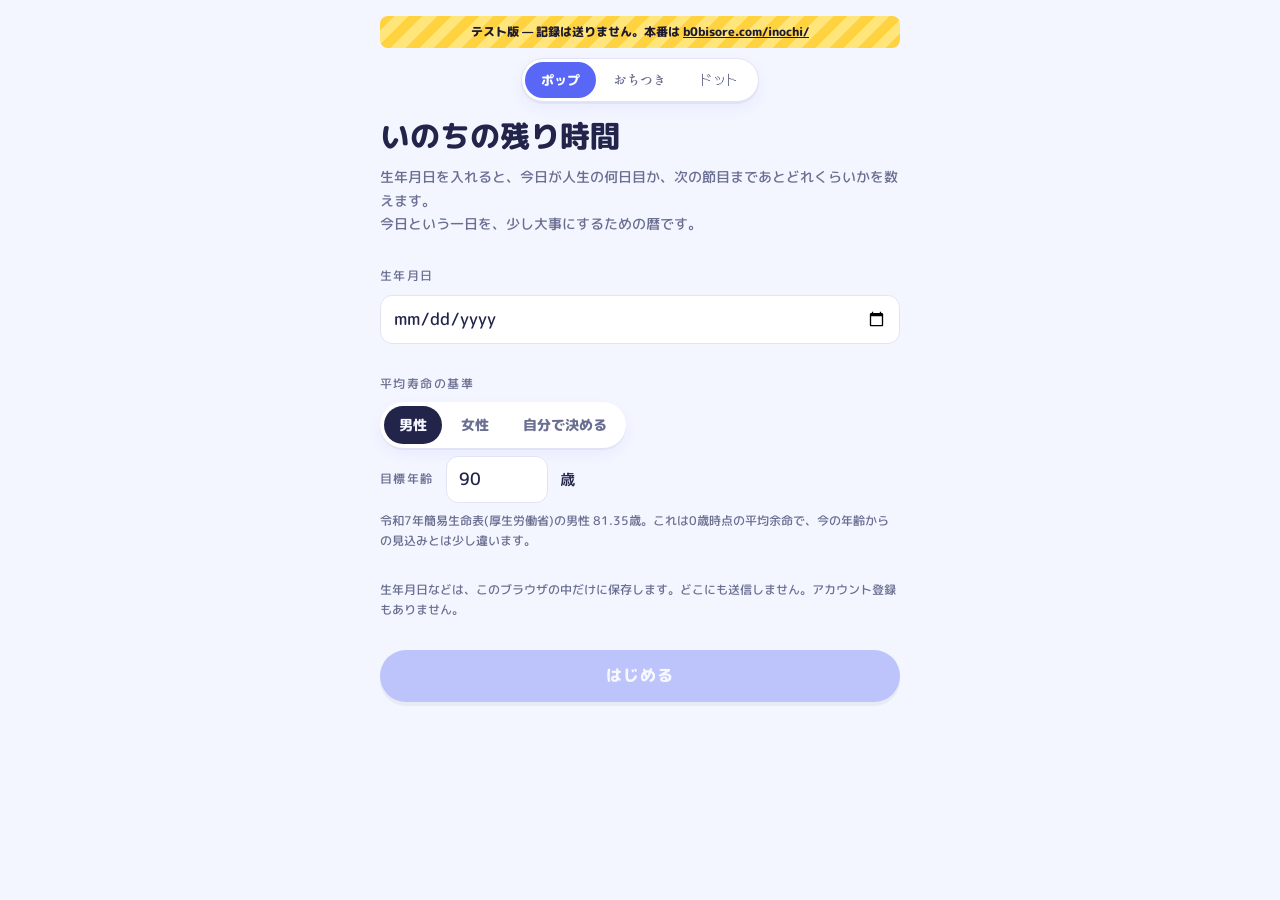
<file: inochi-test/index.html>
<!DOCTYPE html>
<html lang="ja">
<head>
<meta charset="utf-8">
<meta name="robots" content="noindex, nofollow">
<meta name="viewport" content="width=device-width, initial-scale=1, viewport-fit=cover">
<title>いのち時計</title>
<meta name="description" content="今日は人生の何日目?生年月日を入れると、次の誕生日・キリのいい年齢・平均寿命までの時間を数え、毎日ちがうたとえで教えてくれる暦です。登録不要、データはこの端末の中だけ。">
<meta name="theme-color" content="#5867F5">
<link rel="manifest" href="./manifest.webmanifest">
<link rel="icon" href="./favicon.png">
<link rel="apple-touch-icon" href="./apple-touch-icon.png">
<meta name="apple-mobile-web-app-capable" content="yes">
<meta name="apple-mobile-web-app-title" content="いのち時計">
<meta property="og:type" content="website">
<meta property="og:title" content="いのち時計 — いのちの残り時間">
<meta property="og:description" content="今日は人生の何日目?のこりの時間を、毎日ちがうたとえで。">
<meta property="og:image" content="https://b0bisore.com/inochi/og.png">
<meta property="og:url" content="https://b0bisore.com/inochi/">
<link rel="canonical" href="https://b0bisore.com/inochi/">
<meta name="twitter:card" content="summary_large_image">
<link rel="preconnect" href="https://fonts.googleapis.com">
<link rel="preconnect" href="https://fonts.gstatic.com" crossorigin>
<link rel="stylesheet" href="https://fonts.googleapis.com/css2?family=DotGothic16&family=M+PLUS+Rounded+1c:wght@500;800&family=Shippori+Mincho:wght@700;800&family=Zen+Kaku+Gothic+New:wght@500;700&display=swap">
<link rel="stylesheet" href="./style.css">
</head>
<body>
<div class="lookbar" role="group" aria-label="見た目" id="looks"><button type="button" data-v="pop">ポップ</button><button type="button" data-v="calm">おちつき</button><button type="button" data-v="dot">ドット</button></div>
<main id="app" class="wrap" aria-live="polite"></main>
<noscript><p class="wrap">このページを使うには、JavaScript を有効にしてください。</p></noscript>
<script type="module" src="./js/app.js"></script>
</body>
</html>
</file>
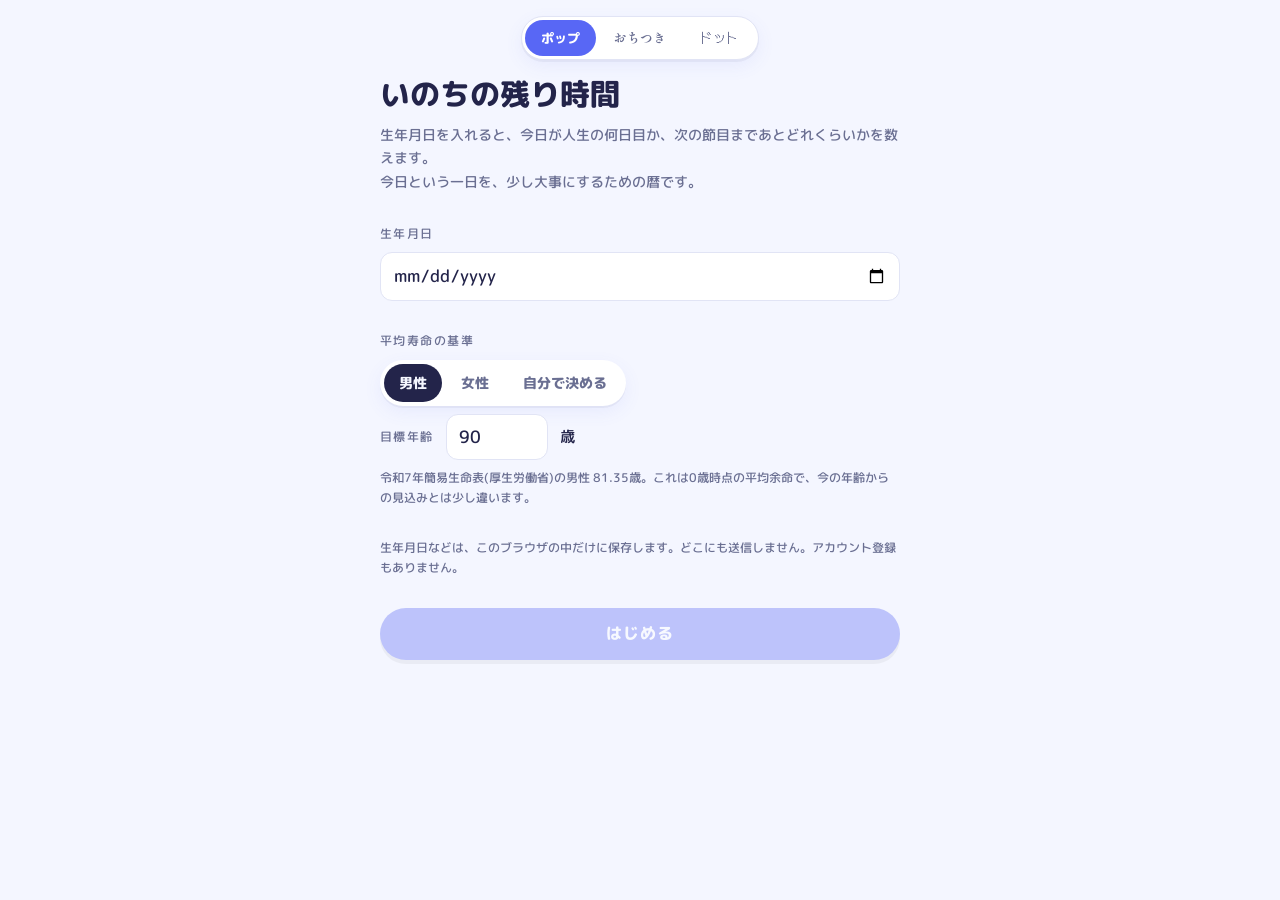
<file: inochi/index.html>
<!DOCTYPE html>
<html lang="ja">
<head>
<meta charset="utf-8">
<meta name="viewport" content="width=device-width, initial-scale=1, viewport-fit=cover">
<title>いのち時計</title>
<meta name="description" content="今日は人生の何日目?生年月日を入れると、次の誕生日・キリのいい年齢・平均寿命までの時間を数え、毎日ちがうたとえで教えてくれる暦です。登録不要、データはこの端末の中だけ。">
<meta name="theme-color" content="#5867F5">
<link rel="manifest" href="./manifest.webmanifest">
<link rel="icon" href="./favicon.png">
<link rel="apple-touch-icon" href="./apple-touch-icon.png">
<meta name="apple-mobile-web-app-capable" content="yes">
<meta name="apple-mobile-web-app-title" content="いのち時計">
<meta property="og:type" content="website">
<meta property="og:title" content="いのち時計 — いのちの残り時間">
<meta property="og:description" content="今日は人生の何日目?のこりの時間を、毎日ちがうたとえで。">
<meta property="og:image" content="https://b0bisore.com/inochi/og.png">
<meta property="og:url" content="https://b0bisore.com/inochi/">
<link rel="canonical" href="https://b0bisore.com/inochi/">
<meta name="twitter:card" content="summary_large_image">
<link rel="preconnect" href="https://fonts.googleapis.com">
<link rel="preconnect" href="https://fonts.gstatic.com" crossorigin>
<link rel="stylesheet" href="https://fonts.googleapis.com/css2?family=DotGothic16&family=M+PLUS+Rounded+1c:wght@500;800&family=Shippori+Mincho:wght@700;800&family=Zen+Kaku+Gothic+New:wght@500;700&display=swap">
<link rel="stylesheet" href="./style.css">
</head>
<body>
<div class="lookbar" role="group" aria-label="見た目" id="looks"><button type="button" data-v="pop">ポップ</button><button type="button" data-v="calm">おちつき</button><button type="button" data-v="dot">ドット</button></div>
<main id="app" class="wrap" aria-live="polite"></main>
<noscript><p class="wrap">このページを使うには、JavaScript を有効にしてください。</p></noscript>
<script type="module" src="./js/app.js"></script>
</body>
</html>
</file>
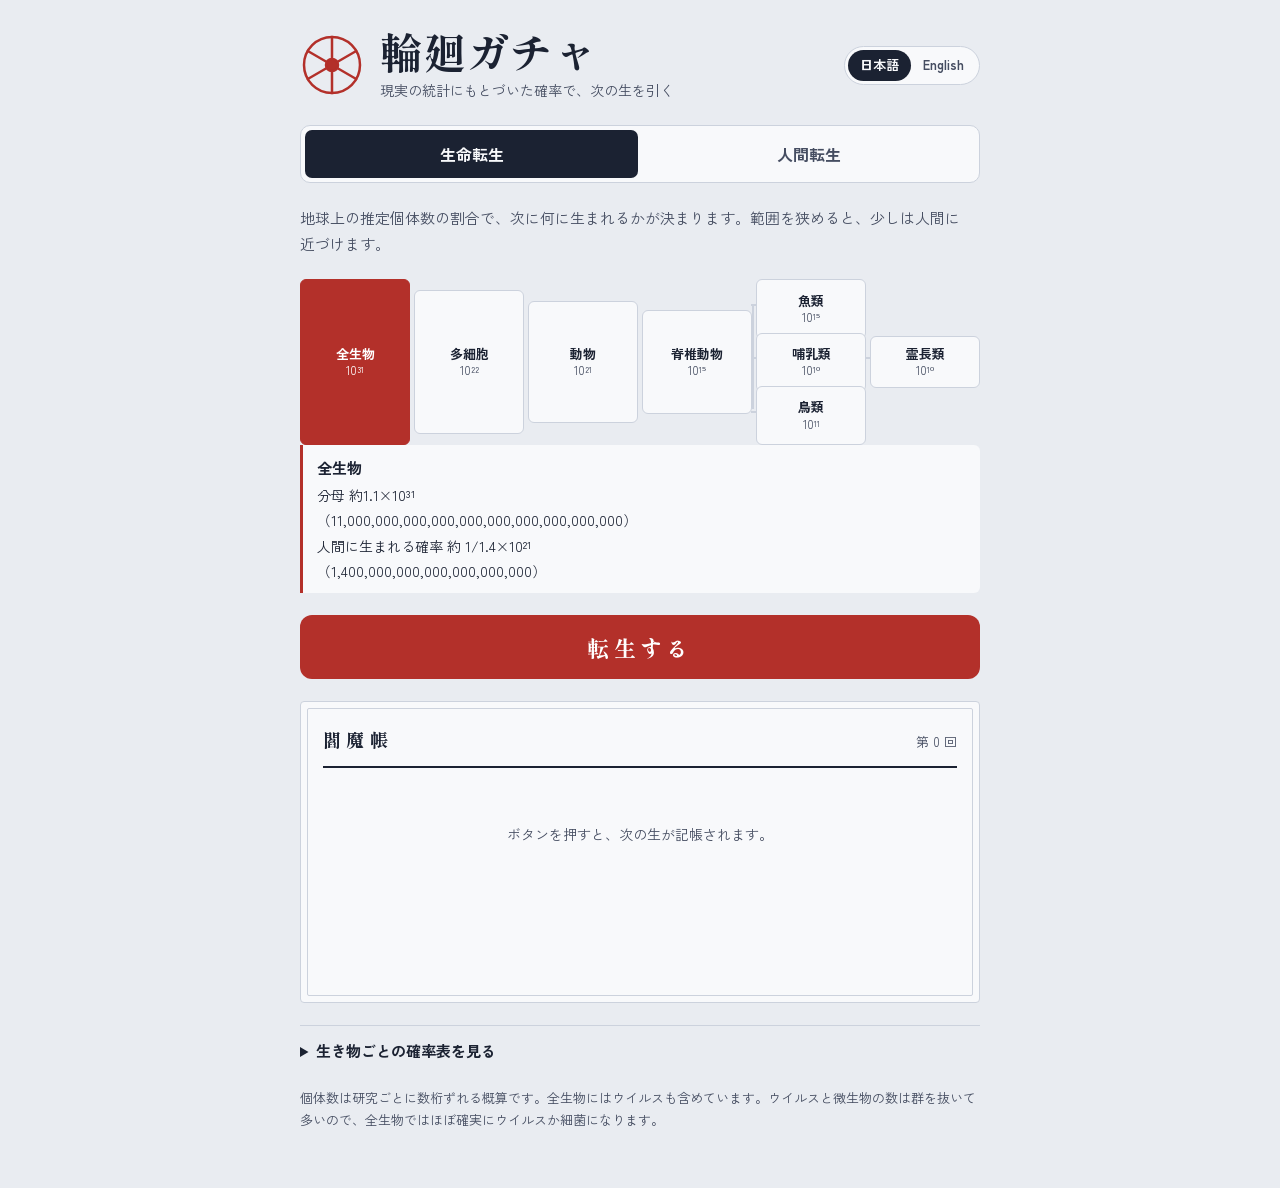
<file: game/rinne-gacha/index.html>
<!doctype html>
<html lang="ja">
<head>
<meta charset="utf-8">
<meta name="viewport" content="width=device-width, initial-scale=1, viewport-fit=cover">
<title>輪廻ガチャ</title>
<meta name="description" content="地球上の生き物の個体数や、国ごとの出生数・平均寿命・収入の統計をもとに、次に何に生まれ変わるかを確率で引く無料ブラウザゲーム。">
<link rel="canonical" href="https://play.b0bisore.com/game/rinne-gacha/">
<meta property="og:type" content="website">
<meta property="og:title" content="輪廻ガチャ">
<meta property="og:description" content="地球上の生き物の個体数や、国ごとの出生数・平均寿命・収入の統計をもとに、次に何に生まれ変わるかを確率で引く無料ブラウザゲーム。">
<meta property="og:url" content="https://play.b0bisore.com/game/rinne-gacha/">
<meta property="og:image" content="https://play.b0bisore.com/game/rinne-gacha/og.png">
<meta property="og:image:width" content="1200">
<meta property="og:image:height" content="630">
<meta name="twitter:card" content="summary_large_image">
<meta name="twitter:title" content="輪廻ガチャ">
<meta name="twitter:description" content="地球上の生き物の個体数や、国ごとの出生数・平均寿命・収入の統計をもとに、次に何に生まれ変わるかを確率で引く無料ブラウザゲーム。">
<meta name="twitter:image" content="https://play.b0bisore.com/game/rinne-gacha/og.png">
<link rel="icon" href="data:image/svg+xml,%3Csvg%20xmlns%3D%22http%3A%2F%2Fwww.w3.org%2F2000%2Fsvg%22%20viewBox%3D%220%200%2064%2064%22%20fill%3D%22none%22%20stroke%3D%22%23B3302A%22%20stroke-width%3D%225%22%3E%3Ccircle%20cx%3D%2232%22%20cy%3D%2232%22%20r%3D%2227%22%2F%3E%3Ccircle%20cx%3D%2232%22%20cy%3D%2232%22%20r%3D%227%22%20fill%3D%22%23B3302A%22%2F%3E%3Cpath%20d%3D%22M32%2025V5M32%2039v20M26%2028.5%209%2018.5M38%2035.5l17%2010M26%2035.5l-17%2010M38%2028.5l17-10%22%20stroke-linecap%3D%22round%22%2F%3E%3C%2Fsvg%3E">
<style>
:root{color-scheme:light;padding-top:env(safe-area-inset-top,0px);padding-bottom:env(safe-area-inset-bottom,0px)}
body{margin:0;font:14px system-ui,sans-serif}
img{max-width:100%}
[hidden]{display:none!important}
</style>
</head>
<body>
<link rel="preconnect" href="https://fonts.googleapis.com">
<link rel="preconnect" href="https://fonts.gstatic.com" crossorigin>
<link rel="stylesheet" href="https://fonts.googleapis.com/css2?family=Shippori+Mincho+B1:wght@600;800&family=Zen+Kaku+Gothic+New:wght@400;500;700&display=swap">
<style>
/* 閻魔帳（死者の台帳）をモチーフにした一枚の縦長カード。上に六道の輪、下に記録 */
:root{
  --paper:#E9ECF1; --surface:#F8F9FB; --ink:#1B2232; --muted:#454D61; --line:#CCD2DD; --shu:#B3302A; --shu-soft:#B3302A1A;
  --display:"Shippori Mincho B1","Hiragino Mincho ProN","Yu Mincho",serif;
  --body:"Zen Kaku Gothic New","Hiragino Sans","Yu Gothic",system-ui,sans-serif;
}
@media (prefers-color-scheme: dark){:root:not([data-theme="light"]){
  --paper:#0F121A; --surface:#171B26; --ink:#E6E8EE; --muted:#B6BCC9; --line:#2A3041; --shu:#E2705C; --shu-soft:#E2705C22; color-scheme:dark}}
:root[data-theme="dark"]{
  --paper:#0F121A; --surface:#171B26; --ink:#E6E8EE; --muted:#B6BCC9; --line:#2A3041; --shu:#E2705C; --shu-soft:#E2705C22; color-scheme:dark}

body{background:var(--paper);color:var(--ink);font-family:var(--body);font-size:16px;line-height:1.75}
/* 日本語は文節の切れ目で改行する（対応ブラウザのみ。非対応なら通常の改行） */
:root[lang="ja"] body{word-break:auto-phrase}
.wrap{max-width:680px;margin:0 auto;padding-inline:16px;padding-block:28px 56px;display:grid;gap:22px}

header{display:flex;align-items:center;gap:16px;flex-wrap:wrap}
.title{flex:1;min-width:0}
.wheel{width:64px;height:64px;flex:none;color:var(--shu)}
.wheel.spin{animation:spin 1.1s cubic-bezier(.3,.1,.2,1)}
@keyframes spin{to{transform:rotate(360deg)}}
h1{font-family:var(--display);font-weight:800;font-size:clamp(30px,7vw,42px);line-height:1.1;margin:0;letter-spacing:.04em;text-wrap:balance}
.sub{margin:4px 0 0;color:var(--muted);font-size:14px}
.lang{display:flex;border:1px solid var(--line);border-radius:999px;padding:3px;background:var(--surface);flex:none}
.lang button{font:inherit;font-size:13px;font-weight:700;border:0;border-radius:999px;padding:4px 12px;background:transparent;color:var(--muted);cursor:pointer}
.lang button[aria-pressed="true"]{background:var(--ink);color:var(--surface)}
.lang button:focus-visible{outline:2px solid var(--shu);outline-offset:2px}

.modes{display:grid;grid-template-columns:1fr 1fr;border:1px solid var(--line);border-radius:10px;padding:4px;background:var(--surface);gap:4px}
.modes button{font:inherit;font-weight:700;border:0;border-radius:7px;padding:10px 8px;background:transparent;color:var(--muted);cursor:pointer}
.modes button[aria-selected="true"]{background:var(--ink);color:var(--surface)}
.modes button:focus-visible,.roll:focus-visible,summary:focus-visible{outline:2px solid var(--shu);outline-offset:2px}

.intro{margin:0;color:var(--muted);font-size:15px}
.opts{display:grid;gap:10px}
/* 横向きの漏斗：左から右へ帯が細くなり、脊椎動物の先で3本に分かれる */
.funnel{position:relative;display:grid;grid-template-columns:repeat(6,minmax(0,1fr));grid-template-rows:repeat(3,minmax(0,1fr));gap:4px;height:156px}
.lv{position:relative;display:block;min-width:0;cursor:pointer}
.lv input{position:absolute;opacity:0;pointer-events:none}
.lv>span{display:flex;flex-direction:column;justify-content:center;align-items:center;text-align:center;height:100%;padding:4px 3px;border:1px solid var(--line);border-radius:6px;background:var(--surface);transition:background .2s,color .2s,opacity .2s}
.lv b{font-size:13px;line-height:1.25;overflow-wrap:anywhere;hyphens:manual}
.lv small{display:block;margin-top:2px;font-size:11.5px;line-height:1.2;color:var(--muted);font-variant-numeric:tabular-nums}
.lv:hover>span{border-color:var(--shu)}
.lv.passed>span{background:var(--shu-soft);border-color:transparent}
.lv.off>span{opacity:.45}
.lv input:checked+span{background:var(--shu);border-color:var(--shu);color:#fff}
.lv input:checked+span small{color:#fff}
.lv input:focus-visible+span{outline:2px solid var(--shu);outline-offset:2px}
.trunk{grid-row:1/4;align-self:center}
.trunk[data-i="0"]{grid-column:1;height:100%}
.trunk[data-i="1"]{grid-column:2;height:86%}
.trunk[data-i="2"]{grid-column:3;height:72%}
.trunk[data-i="3"]{grid-column:4;height:60%}
.br{grid-column:5}
.br[data-r="1"]{grid-row:1}.br[data-r="2"]{grid-row:2}.br[data-r="3"]{grid-row:3}
.tip{grid-column:6;grid-row:2;height:86%;align-self:center}
/* 枝分かれの線 */
.spine{grid-column:5;grid-row:1/4;position:relative;pointer-events:none}
.spine::before{content:"";position:absolute;left:-4px;top:calc(100% / 6);bottom:calc(100% / 6);border-left:2px solid var(--line)}
.br::before,.tip::before{content:"";position:absolute;left:-5px;top:50%;width:5px;border-top:2px solid var(--line)}
.spine.on::before,.br.on::before,.tip.on::before{border-color:var(--shu)}
.scope-info{display:grid;gap:2px;padding:10px 14px;border-left:3px solid var(--shu);background:var(--surface);border-radius:0 6px 6px 0;font-size:14px;font-variant-numeric:tabular-nums}
.scope-info b{font-size:15px}
.scope-info .digits{display:block}

.roll{font-family:var(--display);font-weight:800;font-size:22px;letter-spacing:.2em;padding:16px;border-radius:12px;border:0;background:var(--shu);color:#fff;cursor:pointer;transition:transform .12s, filter .12s}
.roll:hover{filter:brightness(1.07)}
.roll:active{transform:scale(.98)}
.roll:disabled{opacity:.6;cursor:wait}

.ledger{position:relative;background:var(--surface);border:1px solid var(--line);border-radius:4px;padding:22px 22px 18px;min-height:260px}
.ledger::before{content:"";position:absolute;inset:6px;border:1px solid var(--line);border-radius:2px;pointer-events:none}
.ledger-head{display:flex;justify-content:space-between;align-items:baseline;gap:12px;padding-bottom:10px;border-bottom:2px solid var(--ink);margin-bottom:6px}
.ledger-title{font-family:var(--display);font-weight:800;font-size:18px;letter-spacing:.3em}
.ledger-no{font-size:13px;color:var(--muted);font-variant-numeric:tabular-nums}
.seal{position:absolute;right:18px;top:52px;width:64px;height:64px;border:3px solid var(--shu);border-radius:6px;color:var(--shu);display:grid;place-items:center;font-family:var(--display);font-weight:800;font-size:15px;line-height:1.05;writing-mode:vertical-rl;letter-spacing:.1em;transform:rotate(-8deg);opacity:.85}
.seal.stamp{animation:stamp .45s cubic-bezier(.2,.9,.3,1.3) both}
@keyframes stamp{from{transform:rotate(-8deg) scale(1.8);opacity:0}to{transform:rotate(-8deg) scale(1);opacity:.85}}

.row{display:grid;grid-template-columns:64px 1fr;gap:14px;padding:14px 0;border-bottom:1px dashed var(--line);min-width:0}
.row:last-child{border-bottom:0}
.row dt{font-family:var(--display);font-weight:800;font-size:16px;color:var(--shu);letter-spacing:.2em;padding-top:4px}
.row dd{margin:0;min-width:0;padding-right:70px}
.row:nth-child(n+2) dd{padding-right:0}
.creature{display:flex;align-items:center;gap:14px}
.emoji{font-size:52px;line-height:1;flex:none;font-family:"Segoe UI Emoji","Apple Color Emoji","Noto Color Emoji",sans-serif}
.wiki{display:inline-block;margin-top:4px;font-size:14px;color:var(--shu);text-decoration:none;border-bottom:1px solid currentColor}
.wiki:hover{border-bottom-width:2px}
.wiki:focus-visible{outline:2px solid var(--shu);outline-offset:2px}
.scale{position:relative;height:58px;margin:8px 4px 0}
.scale .track{position:absolute;left:0;right:0;top:27px;height:4px;border-radius:2px;background:linear-gradient(90deg,var(--line),var(--muted))}
.scale .tick{position:absolute;top:23px;width:1px;height:12px;background:var(--muted)}
.scale .tl{position:absolute;font-size:12px;color:var(--muted);transform:translateX(-50%);white-space:nowrap}
.scale .tl.hi{top:2px}.scale .tl.lo{top:38px}
.scale .mk{position:absolute;top:21px;width:16px;height:16px;border-radius:50%;background:var(--shu);border:3px solid var(--surface);transform:translateX(-50%);box-shadow:0 0 0 1px var(--shu)}
.scale-ends{display:flex;justify-content:space-between;font-size:12px;margin:0 4px}
.big{font-family:var(--display);font-weight:800;font-size:clamp(22px,5.6vw,30px);line-height:1.3;display:block;text-wrap:balance}
.big.mid{font-size:clamp(18px,4.6vw,22px)}
.note{display:block;color:var(--muted);font-size:14px;margin-top:2px;font-variant-numeric:tabular-nums}
.tag{display:inline-block;font-size:12px;letter-spacing:.08em;border:1px solid var(--line);border-radius:4px;padding:0 6px;margin-right:6px;color:var(--muted);vertical-align:2px}
.reveal{animation:rise .5s ease both}
@keyframes rise{from{opacity:0;transform:translateY(6px)}to{opacity:1;transform:none}}
.placeholder{color:var(--muted);padding:40px 0 20px;text-align:center;font-size:14px}

.history h2{font-family:var(--display);font-size:15px;margin:0 0 8px;letter-spacing:.15em}
.history ol{list-style:none;margin:0;padding:0;display:grid;gap:2px;font-size:14px}
.history li{display:grid;grid-template-columns:2.4em minmax(0,1fr) auto;gap:10px;padding:6px 0;border-bottom:1px solid var(--line);font-variant-numeric:tabular-nums;min-width:0}
.history li span:first-child{color:var(--muted)}
.history li>span:last-child{color:var(--muted);text-align:right}

details.table{border-top:1px solid var(--line);padding-top:12px}
details.table summary{cursor:pointer;font-weight:700;font-size:15px}
.tbl{margin-top:10px;display:grid;gap:0;font-size:14px}
.tr{display:grid;grid-template-columns:minmax(0,1fr) minmax(0,13em);gap:10px;padding:5px 0;border-bottom:1px solid var(--line);align-items:center}
.tr .bar{height:4px;background:var(--line);border-radius:2px;margin-top:3px;overflow:hidden}
.tr .bar i{display:block;height:100%;background:var(--shu)}
.tr .p{text-align:right;font-variant-numeric:tabular-nums;color:var(--muted)}
.foot{font-size:13px;color:var(--muted);margin:0}

.calc{background:var(--surface);border:1px solid var(--line);border-radius:4px;padding:16px 18px}
.calc h2{font-family:var(--display);font-size:16px;margin:0 0 4px;letter-spacing:.15em}
.calc .lead{margin:0 0 12px;font-size:14px;color:var(--muted)}
.steps{list-style:none;margin:0;padding:0;display:grid;gap:14px;counter-reset:s}
.steps>li{display:grid;grid-template-columns:2em minmax(0,1fr);gap:10px;counter-increment:s}
.steps>li::before{content:counter(s);font-family:var(--display);font-weight:800;color:var(--surface);background:var(--shu);border-radius:50%;width:1.7em;height:1.7em;display:grid;place-items:center;font-size:13px;margin-top:2px}
.steps h3{margin:0;font-size:15px}
.steps p{margin:4px 0 0;font-size:14px}
.formula{display:block;margin-top:6px;background:var(--paper);border-radius:4px;padding:8px 12px;font-size:14px;line-height:1.6;font-variant-numeric:tabular-nums;overflow-x:auto;white-space:nowrap}
.formula b{color:var(--shu)}
.cands{margin-top:6px;display:grid;font-size:14px}
.cands div{display:grid;grid-template-columns:minmax(0,1fr) minmax(5em,50%);gap:8px;padding:3px 0;border-bottom:1px solid var(--line);font-variant-numeric:tabular-nums}
.cands div span:last-child{text-align:right;color:var(--muted)}
.cands .hit{color:var(--shu);font-weight:700}
.cands .hit span:last-child{color:var(--shu)}
.cands i{display:block;height:3px;background:var(--line);border-radius:2px;margin-top:2px}
.cands i u{display:block;height:100%;background:var(--muted);border-radius:2px}
.cands .hit i u{background:var(--shu)}
.share{display:flex;flex-wrap:wrap;align-items:center;gap:6px;margin-top:14px;padding-top:14px;border-top:1px dashed var(--line)}
.share-label{width:100%;font-size:13px;color:var(--muted)}
.share a,.share button{font:inherit;font-size:14px;font-weight:700;line-height:1;padding:9px 14px;border-radius:999px;border:1px solid var(--line);background:var(--paper);color:var(--ink);text-decoration:none;cursor:pointer}
.share a:hover,.share button:hover{border-color:var(--shu);color:var(--shu)}
.share a:focus-visible,.share button:focus-visible{outline:2px solid var(--shu);outline-offset:2px}
.share button{background:var(--ink);color:var(--surface);border-color:var(--ink)}
.share-text{width:100%;min-height:6em;font:inherit;font-size:13px;padding:8px;border:1px solid var(--line);border-radius:6px;background:var(--paper);color:var(--ink)}
.memo{display:grid;gap:0}
.memo+.memo{margin-top:12px}
.memo-label{font-size:12px;font-weight:700;letter-spacing:.06em;color:var(--shu)}
.cands.evt div{grid-template-columns:minmax(0,1fr) auto}
.cands.evt small{display:block;font-size:12px;color:var(--muted);font-weight:400}
.cands.evt div:not(.hit) span:first-child{color:var(--muted)}
.events{list-style:none;margin:2px 0 0;padding:0 0 0 14px;border-left:2px solid var(--line);display:grid;gap:6px}
.events li{position:relative;display:grid;grid-template-columns:4.5em minmax(0,1fr);gap:8px;font-size:15px;line-height:1.5}
.events li::before{content:"";position:absolute;left:-20px;top:.5em;width:10px;height:10px;border-radius:50%;background:var(--surface);border:2px solid var(--shu)}
.events li span:first-child{color:var(--muted);font-variant-numeric:tabular-nums}

/* 英語表示のときは見出しの字間を詰め、ラベル欄を広げる */
:root[lang="en"] .row{grid-template-columns:92px 1fr}
:root[lang="en"] .row dt{letter-spacing:0;font-size:15px}
:root[lang="en"] .roll{letter-spacing:.06em}
:root[lang="en"] .ledger-title,:root[lang="en"] .calc h2,:root[lang="en"] .history h2{letter-spacing:.04em}
:root[lang="en"] .seal{writing-mode:horizontal-tb;font-size:12px;letter-spacing:.04em}

@media (max-width:460px){header{position:relative;padding-top:38px}.lang{position:absolute;top:0;right:0}}
@media (max-width:460px){.row,:root[lang="en"] .row{grid-template-columns:1fr;gap:2px}.row dd{padding-right:0}.row:first-child dd{padding-right:64px}.seal{width:54px;height:54px;font-size:13px}}
@media (prefers-reduced-motion:reduce){*{animation:none!important;transition:none!important}}
</style>

<div class="wrap">
  <header>
    <svg class="wheel" id="wheel" viewBox="0 0 64 64" aria-hidden="true" fill="none" stroke="currentColor" stroke-width="2.5">
      <circle cx="32" cy="32" r="28"/><circle cx="32" cy="32" r="6" fill="currentColor"/>
      <g stroke-linecap="round">
        <line x1="32" y1="26" x2="32" y2="4"/><line x1="32" y1="38" x2="32" y2="60"/>
        <line x1="26.8" y1="29" x2="7.8" y2="18"/><line x1="37.2" y1="35" x2="56.2" y2="46"/>
        <line x1="26.8" y1="35" x2="7.8" y2="46"/><line x1="37.2" y1="29" x2="56.2" y2="18"/>
      </g>
    </svg>
    <div class="title">
      <h1 data-en="Rebirth Gacha">輪廻ガチャ</h1>
      <p class="sub" data-en="Draw your next life, with odds based on real-world statistics">現実の統計にもとづいた確率で、次の生を引く</p>
    </div>
    <div class="lang" role="group" aria-label="Language / 言語">
      <button id="lang-ja" aria-pressed="true">日本語</button>
      <button id="lang-en" aria-pressed="false">English</button>
    </div>
  </header>

  <div class="modes" role="tablist">
    <button id="tab-life" role="tab" aria-selected="true" data-en="All-life rebirth">生命転生</button>
    <button id="tab-human" role="tab" aria-selected="false" data-en="Human rebirth">人間転生</button>
  </div>

  <p class="intro" id="intro"></p>

  <div class="opts" id="lifeOpts" hidden>
    <div class="funnel" role="radiogroup">
      <label class="lv trunk" data-i="0"><input type="radio" name="scope" id="scope-all" value="all" checked><span><b data-en="All life">全生物</b><small id="lv-all"></small></span></label>
      <label class="lv trunk" data-i="1"><input type="radio" name="scope" id="scope-multi" value="multi"><span><b data-en="Multi&shy;cellular">多細胞</b><small id="lv-multi"></small></span></label>
      <label class="lv trunk" data-i="2"><input type="radio" name="scope" id="scope-animal" value="animal"><span><b data-en="Animals">動物</b><small id="lv-animal"></small></span></label>
      <label class="lv trunk" data-i="3"><input type="radio" name="scope" id="scope-vert" value="vert"><span><b data-en="Verte&shy;brates">脊椎動物</b><small id="lv-vert"></small></span></label>
      <i class="spine" id="spine"></i>
      <label class="lv br" data-r="1" id="br-fish"><input type="radio" name="scope" id="scope-fish" value="fish"><span><b data-en="Fish">魚類</b><small id="lv-fish"></small></span></label>
      <label class="lv br" data-r="2" id="br-mammal"><input type="radio" name="scope" id="scope-mammal" value="mammal"><span><b data-en="Mammals">哺乳類</b><small id="lv-mammal"></small></span></label>
      <label class="lv br" data-r="3" id="br-bird"><input type="radio" name="scope" id="scope-bird" value="bird"><span><b data-en="Birds">鳥類</b><small id="lv-bird"></small></span></label>
      <label class="lv tip" id="br-primate"><input type="radio" name="scope" id="scope-primate" value="primate"><span><b data-en="Primates">霊長類</b><small id="lv-primate"></small></span></label>
    </div>
    <div class="scope-info" id="scopeInfo" aria-live="polite"></div>
  </div>

  <button class="roll" id="roll" data-en="Be reborn">転生する</button>

  <section class="ledger" aria-live="polite">
    <div class="ledger-head"><span class="ledger-title" data-en="Ledger of Souls">閻魔帳</span><span class="ledger-no" id="ledgerNo"></span></div>
    <div class="seal" id="seal" hidden data-en="REBORN">転生済</div>
    <div id="result"></div>
    <div class="share" id="share" hidden>
      <span class="share-label" data-en="Share this result">この結果をシェア</span>
      <a id="sh-x" target="_blank" rel="noopener">X</a>
      <a id="sh-line" target="_blank" rel="noopener">LINE</a>
      <a id="sh-fb" target="_blank" rel="noopener">Facebook</a>
      <a id="sh-threads" target="_blank" rel="noopener">Threads</a>
      <a id="sh-bsky" target="_blank" rel="noopener">Bluesky</a>
      <button id="sh-copy" type="button"></button>
      <textarea id="sh-text" class="share-text" readonly hidden aria-label="Share text"></textarea>
    </div>
  </section>

  <section class="calc" id="calcSec" hidden>
    <h2 data-en="How this result was calculated">この結果の確率計算</h2>
    <p class="lead" data-en="At each stage we draw one random number between 0 and 1. The result is whichever candidate's slice of the odds it lands in.">各段階で 0〜1 の乱数を1つ引き、候補ごとの確率の幅のどこに入ったかで結果が決まります。</p>
    <ol class="steps" id="steps"></ol>
  </section>

  <section class="history" id="historySec" hidden>
    <h2 data-en="Past lives">これまでの転生</h2>
    <ol id="history"></ol>
  </section>

  <details class="table" id="tableSec">
    <summary id="tableSummary"></summary>
    <div class="tbl" id="tbl"></div>
  </details>

  <p class="foot" id="foot"></p>
</div>

<script>
/* ---------- 言語 ---------- */
/* ---------- 計測（Google スプレッドシート） ----------
   LOG_URL に Apps Script のウェブアプリURLを入れると、操作ごとに1行ずつスプレッドシートへ記録する。
   空のあいだは何も送らない。名前など個人を特定できる情報は送らない */
const LOG_URL="https://script.google.com/macros/s/AKfycbwxvLKhJA0gQhNPcWZeU9qLtbbVjHkX8Jt5CH3Z7WXrtE--rmiCzl14dby8HEfGZuT5Yw/exec"; // 輪廻ガチャ プレイ記録（スプレッドシート）の Apps Script ウェブアプリURL
// 訪問ID：公式サイトのカウンターと同じく、30分以内の再訪問や同じ日の操作は1つの訪問として数える（日付は日本時間）
const SID=(()=>{
  const fresh=()=>Math.random().toString(36).slice(2,10);
  try{
    const day=new Date(Date.now()+9*3600000).toISOString().slice(0,10), now=Date.now();
    let v=JSON.parse(sessionStorage.getItem("rinne-visit")||"null");
    if(!v||now-v.last>1800000||v.day!==day) v={id:fresh(),day};
    v.last=now; sessionStorage.setItem("rinne-visit",JSON.stringify(v));
    return v.id;
  }catch(e){ return fresh(); }
})();
const GAME_VERSION="v1.3.0";
// ゲーム内の出来事 → 記録シートに送る action（play_start は記録シート側で数えるので送らない）
const ACTIONS={page_view:"visit",rebirth:"roll",share:"share",mode_switch:"mode",lang_switch:"lang"};
const MODE_JA={life:"生命転生",human:"人間転生"};
function track(event,p){
  const action=ACTIONS[event];
  if(!LOG_URL||!action) return;
  p=p||{};
  const body=JSON.stringify({action,mode:MODE_JA[p.mode]||"",result:p.result||"",detail:p.detail||"",lang,sid:SID,version:GAME_VERSION+(/b0bisore.com$/.test(location.hostname)?"":"-"+(/claude/.test(location.hostname)||!location.hostname?"claude":location.hostname))});
  try{ if(navigator.sendBeacon&&navigator.sendBeacon(LOG_URL,new Blob([body],{type:"text/plain"}))) return; }catch(e){}
  try{ fetch(LOG_URL,{method:"POST",mode:"no-cors",keepalive:true,headers:{"Content-Type":"text/plain"},body}); }catch(e){}
}
let played=false;

let lang="ja";
try{ if(localStorage.getItem("rinne-lang")==="en") lang="en"; }catch(e){}
const t=(ja,en)=>lang==="en"?en:ja;

/* ---------- 共通 ---------- */
const $ = id => document.getElementById(id);
const clamp = (v,a,b)=>Math.min(b,Math.max(a,v));
/* 数の表記：100億未満はカンマ区切り、それ以上は 1.1×10³¹ の形。英語の読みを併記 */
const SUP="⁰¹²³⁴⁵⁶⁷⁸⁹";
const sup=e=>(e<0?"⁻":"")+String(Math.abs(e)).split("").map(d=>SUP[d]).join("");
const EN=[[1e30,"nonillion"],[1e27,"octillion"],[1e24,"septillion"],[1e21,"sextillion"],[1e18,"quintillion"],[1e15,"quadrillion"],[1e12,"trillion"],[1e9,"billion"],[1e6,"million"],[1e3,"thousand"]];
function en(n){
  for(const [v,w] of EN) if(n>=v){ const x=n/v; return (x>=10?Math.round(x):+x.toFixed(1))+" "+w; }
  return String(Math.round(n));
}
/* 100億以上は 1.1×10³¹ に、0を並べた桁表記（カンマ付き）を添える。英語表示のときだけ英語の読みも付ける */
function fmtN(n,reading=true){
  let e=Math.floor(Math.log10(n)), m=+(n/10**e).toFixed(1);
  if(m>=10){m=1;e++;}
  const r=n>=100?m*10**e:Math.round(n*10)/10; // 有効数字2桁にそろえる
  let main;
  if(n<100) main=String(r);
  else if(n<1e10) main=Math.round(r).toLocaleString("en-US");
  else {
    const digits=(BigInt(Math.round(m*10))*10n**BigInt(e-1)).toLocaleString("en-US");
    main=`${m}×10${sup(e)}<span class="digits">${t("（"+digits+"）"," ("+digits+")")}</span>`;
  }
  return reading&&lang==="en"&&n>=1000 ? `${main}<span class="en"> (${en(r)})</span>` : main;
}
function prob(p){
  if(p>=0.999&&p<1) return (p*100).toFixed(3)+"%";
  if(p>=0.001) return (p*100).toFixed(p>=0.1?1:2)+"%";
  if(p<=0) return t("ほぼ 0","nearly 0");
  return t("約 1/","about 1 in ")+fmtN(1/p);
}
/* 重みつき抽選。乱数 r と、当たった候補の区間 [lo, hi) も返す */
function pickWeighted(items,w){
  const ws=items.map(w), total=ws.reduce((a,b)=>a+b,0), r=Math.random();
  let acc=0;
  for(let i=0;i<items.length;i++){
    const lo=acc/total; acc+=ws[i];
    if(r*total<acc||i===items.length-1) return {item:items[i],idx:i,r,lo,hi:acc/total,p:ws[i]/total,ws,total};
  }
}
const num=x=>x===0?"0":x>=1e-4?x.toFixed(4):x.toExponential(2);
const pct=p=>(p*100).toFixed(p>=.999&&p<1?3:p>=.1?1:p>=.001?2:3)+"%";
const draw=pk=>t(`乱数 <b>${num(pk.r)}</b> が区間 ${num(pk.lo)} 〜 ${num(pk.hi)} に入った`,`Random number <b>${num(pk.r)}</b> landed in the interval ${num(pk.lo)} – ${num(pk.hi)}`);

/* ---------- 人間転生：国ごとの年間出生数(千人)・平均寿命・5歳未満死亡率(‰)  2023年前後の国連推計の概算 ---------- */
const REGION_EN={"南アジア":"South Asia","東アジア":"East Asia","西アフリカ":"West Africa","中部アフリカ":"Central Africa","東南アジア":"Southeast Asia","東アフリカ":"East Africa",
  "北米":"North America","南米":"South America","北アフリカ":"North Africa","中米":"Central America","東欧":"Eastern Europe","中東":"Middle East","南部アフリカ":"Southern Africa",
  "中央アジア":"Central Asia","西欧":"Western Europe","南欧":"Southern Europe","オセアニア":"Oceania","カリブ":"Caribbean","北欧":"Northern Europe"};
const C=[
["インド","India","南アジア",23200,72,30],["中国","China","東アジア",9000,78,7],["ナイジェリア","Nigeria","西アフリカ",7900,54,107],["パキスタン","Pakistan","南アジア",6900,67,60],
["コンゴ民主共和国","DR Congo","中部アフリカ",4600,60,76],["インドネシア","Indonesia","東南アジア",4500,71,21],["エチオピア","Ethiopia","東アフリカ",4000,66,47],["アメリカ","United States","北米",3600,79,6],
["バングラデシュ","Bangladesh","南アジア",3000,74,29],["ブラジル","Brazil","南米",2500,76,14],["タンザニア","Tanzania","東アフリカ",2200,67,41],["エジプト","Egypt","北アフリカ",2100,71,19],
["フィリピン","Philippines","東南アジア",1800,70,26],["メキシコ","Mexico","中米",1800,75,13],["ウガンダ","Uganda","東アフリカ",1700,63,40],["ケニア","Kenya","東アフリカ",1500,63,37],
["アフガニスタン","Afghanistan","南アジア",1500,63,55],["ベトナム","Vietnam","東南アジア",1400,74,20],["スーダン","Sudan","北アフリカ",1400,66,51],["アンゴラ","Angola","中部アフリカ",1400,62,64],
["ロシア","Russia","東欧",1260,73,5],["イラク","Iraq","中東",1100,72,23],["イラン","Iran","中東",1100,77,12],["南アフリカ","South Africa","南部アフリカ",1100,64,28],
["モザンビーク","Mozambique","南部アフリカ",1100,60,67],["ニジェール","Niger","西アフリカ",1100,62,115],["トルコ","Türkiye","中東",1000,77,9],["コートジボワール","Côte d'Ivoire","西アフリカ",900,59,73],
["カメルーン","Cameroon","中部アフリカ",900,63,68],["マリ","Mali","西アフリカ",900,59,97],["マダガスカル","Madagascar","東アフリカ",900,65,64],["イエメン","Yemen","中東",900,64,60],
["ガーナ","Ghana","西アフリカ",900,64,42],["ウズベキスタン","Uzbekistan","中央アジア",900,72,14],["ミャンマー","Myanmar","東南アジア",850,67,42],["ブルキナファソ","Burkina Faso","西アフリカ",800,60,82],
["ソマリア","Somalia","東アフリカ",800,56,104],["アルジェリア","Algeria","北アフリカ",800,76,22],["チャド","Chad","中部アフリカ",750,55,107],["日本","Japan","東アジア",727,84,2],
["ドイツ","Germany","西欧",693,81,4],["イギリス","United Kingdom","西欧",685,81,4],["フランス","France","西欧",678,83,4],["マラウイ","Malawi","東アフリカ",650,63,39],
["ザンビア","Zambia","南部アフリカ",620,62,56],["モロッコ","Morocco","北アフリカ",600,75,17],["サウジアラビア","Saudi Arabia","中東",600,77,7],["ネパール","Nepal","南アジア",550,70,26],
["セネガル","Senegal","西アフリカ",550,68,37],["タイ","Thailand","東南アジア",520,79,9],["コロンビア","Colombia","南米",500,77,13],["ギニア","Guinea","西アフリカ",500,60,95],
["ペルー","Peru","南米",470,77,14],["アルゼンチン","Argentina","南米",460,77,8],["ベナン","Benin","西アフリカ",450,60,81],["ジンバブエ","Zimbabwe","南部アフリカ",450,62,50],
["シリア","Syria","中東",450,72,21],["ベネズエラ","Venezuela","南米",450,72,23],["マレーシア","Malaysia","東南アジア",430,76,8],["カザフスタン","Kazakhstan","中央アジア",400,74,9],
["南スーダン","South Sudan","東アフリカ",400,56,99],["ルワンダ","Rwanda","東アフリカ",380,67,38],["イタリア","Italy","南欧",380,83,3],["グアテマラ","Guatemala","中米",350,72,22],
["カンボジア","Cambodia","東南アジア",350,70,24],["カナダ","Canada","北米",350,82,5],["北朝鮮","North Korea","東アジア",330,73,15],["スペイン","Spain","南欧",320,84,3],
["オーストラリア","Australia","オセアニア",290,83,4],["ハイチ","Haiti","カリブ",270,64,56],["ポーランド","Poland","東欧",270,78,4],["スリランカ","Sri Lanka","南アジア",250,77,7],
["韓国","South Korea","東アジア",230,84,3],["パプアニューギニア","Papua New Guinea","オセアニア",230,66,42],["ウクライナ","Ukraine","東欧",190,70,8],["チリ","Chile","南米",180,81,7],
["イスラエル","Israel","中東",180,83,3],["ラオス","Laos","東南アジア",170,69,41],["オランダ","Netherlands","西欧",165,82,4],["チュニジア","Tunisia","北アフリカ",160,76,16],
["台湾","Taiwan","東アジア",135,80,4],["スウェーデン","Sweden","北欧",100,83,2],["アラブ首長国連邦","United Arab Emirates","中東",100,79,6],["キューバ","Cuba","カリブ",90,78,5],
["ポルトガル","Portugal","南欧",85,82,3],["スイス","Switzerland","西欧",80,84,4],["モンゴル","Mongolia","東アジア",70,71,15],["ギリシャ","Greece","南欧",70,81,4],
["ニュージーランド","New Zealand","オセアニア",58,82,5],["フィンランド","Finland","北欧",43,82,2],["アイスランド","Iceland","北欧",4.3,83,2],["ツバル","Tuvalu","オセアニア",0.25,65,21]
].map(([name,nameEn,region,births,e0,u5])=>({name,nameEn,region,births,e0,u5}));
const birthsTotal=C.reduce((s,c)=>s+c.births,0);
const cName=k=>t(k.name,k.nameEn), rName=k=>t(k.region,REGION_EN[k.region]);

/* 性別：出生性比（女100に対する男の数）と、男女の平均寿命の差。指定のない国は 105 と 5歳 */
const SRB={"中国":111,"インド":108,"ベトナム":111,"パキスタン":106};
const GAP={"ロシア":10,"ウクライナ":10,"カザフスタン":8,"日本":6,"韓国":6,"ポーランド":7.5,"インド":3,"パキスタン":2.5,"ナイジェリア":1.5,"アフガニスタン":3};
const sexOf=k=>{const s=SRB[k.name]||105; return {pm:s/(s+100),srb:s};};
const sexName=s=>s==="m"?t("男性","Male"):t("女性","Female");
const sexPl=s=>s==="m"?t("男性","males"):t("女性","females");
function sexParams(k,sex){
  const gap=GAP[k.name]??5, sgn=sex==="m"?-1:1;
  return {e0:k.e0+sgn*gap/2, u5:k.u5*(sex==="m"?1.08:.92), gap};
}

/* 寿命モデル：5歳未満死亡率 + ゴンペルツ・メイカム型（年をとるほど死亡率が指数的に上がる）。平均寿命に合うよう国・性別ごとに較正 */
const B=0.105;
const H=(x,M,c)=>c*(x-5)+Math.exp(B*(x-M))-Math.exp(B*(5-M));
function meanAdult(M,c){let s=5,dx=.25;for(let x=5;x<125;x+=dx)s+=Math.exp(-H(x+dx/2,M,c))*dx;return s;}
function calibrate(k,sex){
  const key="cal_"+sex; if(k[key]) return k[key];
  const sp=sexParams(k,sex), q5=sp.u5/1000, c=clamp(.0004+(82-sp.e0)*.00025,.0004,.008);
  const target=(sp.e0-q5*.8)/(1-q5); let lo=30,hi=120;
  for(let i=0;i<40;i++){const m=(lo+hi)/2; if(meanAdult(m,c)<target) lo=m; else hi=m;}
  return k[key]={...sp,q5,c,M:(lo+hi)/2};
}
function earlyCdf(a){ // 5歳未満で亡くなった子の中での位置
  const n=28/365;
  if(a<1) return .72*(a<n ? .45*a/n : .45+.55*(a-n)/(1-n));
  return .72+.28*(a-1)/4;
}
function sampleAge(k,sex){
  const m=calibrate(k,sex), u1=Math.random(), out={...m,u1};
  if(u1<m.q5){
    out.early=true;
    out.age = Math.random()<.72 ? (Math.random()<.45 ? Math.random()*28/365 : 28/365+Math.random()*(1-28/365)) : 1+Math.random()*4;
    out.cdf=m.q5*earlyCdf(out.age);
  } else {
    out.early=false; out.u2=Math.random();
    const tt=-Math.log(1-out.u2); let lo=5,hi=125;
    for(let i=0;i<40;i++){const x=(lo+hi)/2; if(H(x,m.M,m.c)<tt) lo=x; else hi=x;}
    out.age=Math.min(lo,122.4);
    out.cdf=m.q5+(1-m.q5)*out.u2;
  }
  return out;
}
function ageText(a){
  if(a<28/365){const d=Math.max(1,Math.floor(a*365)); return t("生後"+d+"日",d+(d===1?" day old":" days old"));}
  if(a<1){const m=Math.max(1,Math.floor(a*12)); return t("生後"+m+"か月",m+(m===1?" month old":" months old"));}
  const y=Math.floor(a); return t(y+"歳",y+(y===1?" year old":" years old"));
}

/* 死因：年齢帯ごとに [低所得国での重み, 高所得国での重み]。平均寿命から国の位置を補間 */
const CAUSES={
  infant:[["早産の合併症",30,35],["出生時の仮死・外傷",22,12],["新生児の敗血症・感染症",15,5],["先天異常",8,30],["肺炎",12,3],["下痢症",8,1],["マラリア",5,0],["乳幼児突然死症候群",.5,8]],
  child:[["肺炎",22,5],["下痢症",18,1],["マラリア",18,0],["栄養失調",8,0],["はしか",4,0],["先天異常",6,20],["溺水",6,15],["交通事故",3,12],["小児がん",1,18],["髄膜炎",5,2]],
  young:[["マラリア",14,0],["下痢症",10,.5],["溺水",9,8],["交通事故",9,22],["小児がん",3,25],["HIV/エイズ",7,0],["結核",6,.5],["髄膜炎",6,1],["自殺",1,10],["先天異常",3,10]],
  youth:[["交通事故",15,25],["自殺",8,22],["他殺・暴力",8,10],["薬物の過剰摂取",1,16],["HIV/エイズ",12,.5],["結核",8,.5],["妊娠・出産の合併症",8,.5],["溺水",5,2],["がん",5,12],["紛争・戦争",4,0],["マラリア",5,0]],
  mid:[["心筋梗塞などの虚血性心疾患",10,18],["がん",8,30],["交通事故",9,8],["自殺",5,12],["HIV/エイズ",12,.5],["結核",10,.5],["肝硬変",6,6],["脳卒中",8,6],["他殺・暴力",5,3],["薬物の過剰摂取",.5,8],["妊娠・出産の合併症",4,.2]],
  late:[["虚血性心疾患",18,20],["脳卒中",16,8],["肺がん",3,12],["大腸がん",2,7],["胃がん",3,4],["肝臓がん",4,4],["膵臓がん",1,5],["乳がん",2,4],["慢性閉塞性肺疾患(COPD)",8,6],["糖尿病",7,5],["結核",8,.5],["肝硬変",6,5],["慢性腎臓病",5,4],["肺炎",7,3],["子宮頸がん",3,1],["前立腺がん",1,4]],
  old:[["虚血性心疾患",22,18],["脳卒中",20,10],["認知症",3,12],["慢性閉塞性肺疾患(COPD)",10,6],["肺炎",10,8],["老衰",2,12],["肺がん",2,6],["大腸がん",1,4],["慢性腎臓病",5,4],["糖尿病",6,4],["転倒による外傷",1,3],["誤嚥性肺炎",2,5],["前立腺がん",1,5]]
};
const CAUSE_EN={"早産の合併症":"Preterm birth complications","出生時の仮死・外傷":"Birth asphyxia and trauma","新生児の敗血症・感染症":"Neonatal sepsis and infections",
  "先天異常":"Congenital anomalies","肺炎":"Pneumonia","下痢症":"Diarrheal disease","マラリア":"Malaria","乳幼児突然死症候群":"Sudden infant death syndrome",
  "栄養失調":"Malnutrition","はしか":"Measles","溺水":"Drowning","交通事故":"Road injury","小児がん":"Childhood cancer","髄膜炎":"Meningitis","HIV/エイズ":"HIV/AIDS",
  "結核":"Tuberculosis","自殺":"Suicide","他殺・暴力":"Homicide and violence","薬物の過剰摂取":"Drug overdose","妊娠・出産の合併症":"Maternal complications",
  "がん":"Cancer","紛争・戦争":"Conflict and war","心筋梗塞などの虚血性心疾患":"Ischemic heart disease (heart attack etc.)","肝硬変":"Cirrhosis","脳卒中":"Stroke",
  "虚血性心疾患":"Ischemic heart disease","肺がん":"Lung cancer","大腸がん":"Colorectal cancer","胃がん":"Stomach cancer","肝臓がん":"Liver cancer","膵臓がん":"Pancreatic cancer",
  "乳がん":"Breast cancer","慢性閉塞性肺疾患(COPD)":"Chronic obstructive pulmonary disease (COPD)","糖尿病":"Diabetes","慢性腎臓病":"Chronic kidney disease",
  "子宮頸がん":"Cervical cancer","前立腺がん":"Prostate cancer","認知症":"Dementia","老衰":"Old age","転倒による外傷":"Fall injury","誤嚥性肺炎":"Aspiration pneumonia"};
const causeName=n=>t(n,CAUSE_EN[n]);
const BANDS={infant:["0歳","age 0"],child:["1〜4歳","ages 1–4"],young:["5〜14歳","ages 5–14"],youth:["15〜29歳","ages 15–29"],mid:["30〜49歳","ages 30–49"],late:["50〜69歳","ages 50–69"],old:["70歳以上","age 70+"]};
/* 性別による倍率 [男性, 女性] */
const SEXMUL={"妊娠・出産の合併症":[0,2],"子宮頸がん":[0,2],"乳がん":[.02,1.98],"前立腺がん":[2,0],"自殺":[1.5,.5],"交通事故":[1.5,.5],
  "他殺・暴力":[1.6,.4],"紛争・戦争":[1.6,.4],"薬物の過剰摂取":[1.4,.6],"肝硬変":[1.4,.6],"肺がん":[1.3,.7],"溺水":[1.3,.7],"認知症":[.7,1.3],"老衰":[.7,1.3]};
function causeOf(age,k,sex){
  const band=age<1?"infant":age<5?"child":age<15?"young":age<30?"youth":age<50?"mid":age<70?"late":"old";
  const d=clamp((k.e0-55)/29,0,1), si=sex==="m"?0:1;
  const pk=pickWeighted(CAUSES[band],([n,p,r])=>{let w=p*(1-d)+r*d; if(n==="老衰"&&age>=90) w*=3; return w*(SEXMUL[n]?SEXMUL[n][si]:1);});
  return {...pk,band,d};
}

/* ---------- 人生の出来事と生涯収入 ---------- */
/* 国ごとの [1人あたりGDP(ドル), ジニ係数, 合計特殊出生率]  2023年前後の世界銀行・国連の値をもとにした概算 */
const ECON={"インド":[2500,35,2.0],"中国":[12600,37,1.0],"ナイジェリア":[1600,35,5.1],"パキスタン":[1400,30,3.4],"コンゴ民主共和国":[650,45,6.1],
 "インドネシア":[4900,38,2.1],"エチオピア":[1300,35,4.0],"アメリカ":[81000,41,1.6],"バングラデシュ":[2500,33,1.9],"ブラジル":[10000,52,1.6],"タンザニア":[1200,40,4.6],
 "エジプト":[3500,32,2.8],"フィリピン":[3800,40,1.9],"メキシコ":[13800,45,1.8],"ウガンダ":[1000,43,4.4],"ケニア":[2000,39,3.2],"アフガニスタン":[400,30,4.8],
 "ベトナム":[4300,36,1.9],"スーダン":[1000,34,4.4],"アンゴラ":[2300,51,5.1],"ロシア":[13800,36,1.4],"イラク":[5800,30,3.3],"イラン":[4500,35,1.7],
 "南アフリカ":[6000,63,2.3],"モザンビーク":[600,54,4.6],"ニジェール":[600,37,6.1],"トルコ":[13000,44,1.5],"コートジボワール":[2700,37,4.3],"カメルーン":[1700,47,4.3],
 "マリ":[900,36,5.8],"マダガスカル":[500,43,3.7],"イエメン":[600,37,3.6],"ガーナ":[2200,44,3.4],"ウズベキスタン":[2500,31,3.3],"ミャンマー":[1200,31,2.1],
 "ブルキナファソ":[850,47,4.6],"ソマリア":[600,37,6.1],"アルジェリア":[5300,28,2.7],"チャド":[700,37,6.0],"日本":[34000,33,1.2],"ドイツ":[53000,32,1.4],
 "イギリス":[49000,33,1.5],"フランス":[46000,31,1.7],"マラウイ":[600,39,3.8],"ザンビア":[1300,57,4.1],"モロッコ":[3700,40,2.3],"サウジアラビア":[33000,45,2.4],
 "ネパール":[1400,30,2.0],"セネガル":[1700,36,4.3],"タイ":[7200,35,1.2],"コロンビア":[6900,55,1.6],"ギニア":[1500,30,4.3],"ペルー":[7800,40,2.1],
 "アルゼンチン":[13700,41,1.4],"ベナン":[1400,34,4.8],"ジンバブエ":[2100,50,3.4],"シリア":[1000,38,2.7],"ベネズエラ":[3800,45,2.2],"マレーシア":[11600,41,1.6],
 "カザフスタン":[13100,29,3.0],"南スーダン":[400,44,4.4],"ルワンダ":[1000,44,3.7],"イタリア":[39000,35,1.2],"グアテマラ":[5800,48,2.3],"カンボジア":[2000,31,2.3],
 "カナダ":[53000,32,1.3],"北朝鮮":[1000,35,1.8],"スペイン":[33000,34,1.2],"オーストラリア":[64000,34,1.6],"ハイチ":[1700,41,2.7],"ポーランド":[22000,29,1.2],
 "スリランカ":[3800,38,2.0],"韓国":[33000,32,0.72],"パプアニューギニア":[3000,42,3.1],"ウクライナ":[5100,26,1.0],"チリ":[17000,43,1.2],"イスラエル":[53000,38,2.9],
 "ラオス":[2000,39,2.4],"オランダ":[62000,26,1.4],"チュニジア":[3900,34,1.8],"台湾":[32000,34,0.87],"スウェーデン":[56000,30,1.45],"アラブ首長国連邦":[50000,26,1.4],
 "キューバ":[9500,40,1.4],"ポルトガル":[27000,33,1.4],"スイス":[100000,33,1.4],"モンゴル":[5000,31,2.7],"ギリシャ":[22000,33,1.3],"ニュージーランド":[48000,33,1.6],
 "フィンランド":[53000,27,1.26],"アイスランド":[78000,26,1.6],"ツバル":[5500,39,3.0]};
const LOW_FLFP=new Set(["中東","北アフリカ","南アジア"]); // 女性の就業率がとくに低い地域
const CONFLICT=new Set(["スーダン","南スーダン","コンゴ民主共和国","ソマリア","イエメン","シリア","ウクライナ","ミャンマー","アフガニスタン","マリ","ブルキナファソ","ナイジェリア","エチオピア","ハイチ","ニジェール","チャド"]);
const HAZARD=new Set(["日本","フィリピン","バングラデシュ","インドネシア","中国","インド","パキスタン","ベトナム","ハイチ","ネパール","メキシコ","ミャンマー","トルコ","イラン","モザンビーク","マダガスカル","チリ","ニュージーランド","台湾","パプアニューギニア"]);
/* 移住先：世界の移民が多く暮らす国（百万人） */
const DEST=[["アメリカ","United States",51],["ドイツ","Germany",16],["サウジアラビア","Saudi Arabia",13],["ロシア","Russia",12],["イギリス","United Kingdom",9.4],
  ["アラブ首長国連邦","United Arab Emirates",8.7],["フランス","France",8.5],["カナダ","Canada",8],["オーストラリア","Australia",7.7],["スペイン","Spain",6.8]];
const YEN=150; // 1ドル=150円で換算

function randn(){let u=0,v=0;while(!u)u=Math.random();while(!v)v=Math.random();return Math.sqrt(-2*Math.log(u))*Math.cos(2*Math.PI*v);}
function erf(x){const s=Math.sign(x);x=Math.abs(x);const t1=1/(1+.3275911*x);return s*(1-(((((1.061405429*t1-1.453152027)*t1)+1.421413741)*t1-.284496736)*t1+.254829592)*t1*Math.exp(-x*x));}
const Phi=z=>.5*(1+erf(z/Math.SQRT2));
function PhiInv(p){let lo=-8,hi=8;for(let i=0;i<60;i++){const m=(lo+hi)/2;if(Phi(m)<p)lo=m;else hi=m;}return (lo+hi)/2;}
function poisson(l){const L0=Math.exp(-l);let k=0,p=1;do{k++;p*=Math.random();}while(p>L0);return k-1;}

/* 出来事：年齢つきの判定。その年齢まで生きていない場合は判定しない */
function drawEvents(k,sex,death){
  const d=clamp((k.e0-55)/29,0,1), [gdp,gini,tfr]=ECON[k.name], E=[];
  const add=(id,p,age,extra={})=>{const alive=death>=age, r=Math.random(); const ev={id,p,age,alive,happened:alive&&r<p,...extra}; E.push(ev); return ev;};
  const twinP=["西アフリカ","中部アフリカ"].includes(k.region)?.025:k.region==="東アジア"?.008:.014;
  add("twin",twinP,0);
  const school=add("school",.55+.45*d,12);
  const uni=school.happened?add("uni",.04+.5*d**1.5,22):null;
  const mAge=clamp(21+9*d-(sex==="f"?2:0)+randn()*3.5,16,45);
  const marry=add("marry",.93-.2*d,mAge);
  // 子ども：結婚していれば 出生率×0.95÷結婚する確率、していなければ出生率×0.1 を平均とするポアソン分布
  if(death>=18){
    const lam=marry.happened?tfr*.95/(.93-.2*d):tfr*.1, n=poisson(lam), ages=[];
    let a0=marry.happened?mAge+1+Math.random()*2:22+Math.random()*10;
    for(let i=0;i<n;i++){ if(a0<=Math.min(death,sex==="f"?45:55)) ages.push(a0); a0+=1.5+Math.random()*3; }
    E.push({id:"kids",lam,n,ages,happened:ages.length>0,alive:true,p:1-Math.exp(-lam),age:ages[0]??99});
  }
  const dests=DEST.filter(x=>x[0]!==k.name);
  add("migrate",.035,18+Math.random()*22,{dest:pickWeighted(dests,x=>x[2]).item});
  add("conflict",CONFLICT.has(k.name)?.35:.02,Math.random()*death);
  add("disaster",HAZARD.has(k.name)?.35:.12,Math.random()*death);
  add("lightning",1/15300*Math.min(death,80)/80,10+Math.random()*Math.max(0,death-10));
  add("billion",1/3e6,40+Math.random()*30);
  // めずらしい体験（生涯で一度でも起きる確率の概算）
  add("eclipse",.05,8+Math.random()*Math.max(1,death-8));
  add("aurora",["北欧"].includes(k.region)||["カナダ","ロシア"].includes(k.name)?.5:.03,15+Math.random()*Math.max(1,death-15));
  add("holeinone",.0005+.004*d,30+Math.random()*30);
  add("lottery",1e-5,25+Math.random()*50);
  // 100歳を迎える確率は寿命モデルから計算（乱数ではなく、実際の寿命で判定）
  const m=calibrate(k,sex), p100=(1-m.q5)*Math.exp(-H(100,m.M,m.c));
  E.push({id:"century",p:p100,age:100,alive:death>=100,happened:death>=100});
  return {E,school,uni,d};
}
const EV_NAME={twin:["双子として生まれる","Born a twin"],school:["小学校を卒業","Finished primary school"],uni:["大学を卒業","Graduated from university"],
  marry:["結婚","Got married"],kids:["子どもが生まれる","Had children"],migrate:["海外へ移住","Emigrated"],conflict:["紛争に巻き込まれる","Caught up in armed conflict"],
  disaster:["大きな自然災害で被災","Hit by a major natural disaster"],lightning:["雷に打たれる","Struck by lightning"],billion:["億万長者になる","Became a billionaire"],
  eclipse:["皆既日食を自分の目で見る","Saw a total solar eclipse"],aurora:["オーロラを見る","Saw the northern lights"],holeinone:["ゴルフでホールインワン","Hit a hole-in-one"],
  lottery:["宝くじの1等に当たる","Won a lottery jackpot"],century:["100歳の誕生日を迎える","Turned 100"]};

/* 思い出：最もレアな経験と、最も幸せだった瞬間 */
const HAPPY_EV={kids:[35,"第1子が生まれた日","The day my first child was born"],marry:[25,"結婚した日","My wedding day"],uni:[8,"大学を卒業した日","Graduating from university"],
  migrate:[5,"新しい国で暮らし始めた日","Starting life in a new country"],billion:[10,"億万長者になった日","The day I became a billionaire"],lottery:[10,"宝くじの1等が当たった瞬間","Winning the lottery jackpot"],
  holeinone:[6,"ホールインワンを決めた瞬間","Sinking a hole-in-one"],aurora:[6,"夜空いっぱいのオーロラを見た夜","A night of northern lights filling the sky"],
  eclipse:[4,"皆既日食で昼が夜になった瞬間","The moment a total eclipse turned day into night"],century:[6,"100歳を家族に祝われた日","My family celebrating my 100th birthday"]};
function drawMemories(k,sex,death,ev,inc){
  const done=ev.E.filter(e=>e.happened&&e.id!=="kids");
  const rare=done.length?done.reduce((a,b)=>b.p<a.p?b:a):null;
  const r=(lo,hi)=>lo+Math.random()*Math.max(0,hi-lo);
  const C=[];
  for(const e of ev.E){
    if(!e.happened||!HAPPY_EV[e.id]) continue;
    const [w,ja,en]=HAPPY_EV[e.id]; C.push({w,ja,en,age:e.id==="kids"?e.ages[0]:e.age});
  }
  if(death>=10){
    C.push({w:15,ja:"家族や友だちと笑い合った、何気ない一日",en:"An ordinary day laughing with family and friends",age:r(10,death)});
    if(death>=16) C.push({w:12,ja:"好きな人と気持ちが通じ合った日",en:"The day someone I loved loved me back",age:r(16,Math.min(death,40))});
    if(inc.works&&inc.years>3) C.push({w:8,ja:"仕事で認められた日",en:"The day my work was recognized",age:r(inc.start+3,inc.end)});
    if(death>=18) C.push({w:2+6*ev.d,ja:"初めての遠い旅で見た景色",en:"The view on my first long journey",age:r(18,Math.min(death,60))});
  } else {
    C.push({w:1,ja:"家族に抱きしめられた瞬間",en:"Being held by my family",age:r(0,death)});
  }
  const happy=pickWeighted(C,c=>c.w);
  return {rare,happy,C};
}

/* 仕事・家族・身の回りのめずらしい出来事（職業と収入が決まってから判定する）。確率は生涯で一度でも起きる確率の概算 */
function drawMoreEvents(k,sex,death,ev,inc){
  const d=ev.d, E=ev.E, rand=(lo,hi)=>lo+Math.random()*Math.max(0,hi-lo);
  const add=(id,p,age,extra={})=>{ if(!(p>0)) return; const alive=death>=age; E.push({id,p,age,alive,happened:alive&&Math.random()<p,...extra}); };
  // 身の回り
  add("clover",.25,rand(5,40));
  add("wallet",k.name==="日本"?.35:.08+.1*d,rand(15,Math.max(16,death)));
  add("blood",.1+.3*d,rand(18,60));
  add("rescue",.02,rand(15,Math.max(16,death)));
  add("halley",.3,2061-2026);
  add("tv",.05+.15*d,rand(5,Math.max(6,death)));
  add("book",.002+.01*d,rand(25,75));
  // 挑戦
  add("space",1e-7+2e-6*d,rand(30,60));
  add("everest",1e-6,rand(25,50));
  add("antarctica",.0002+.002*d,rand(25,70));
  add("olympics",2e-5,rand(18,30));
  add("guinness",1e-5,rand(15,70));
  // 仕事（主に働いた人だけ）
  if(inc.works&&inc.years>0){
    const job=inc.pj.item[0], w=()=>rand(inc.start,inc.end);
    add("startup",job==="経営者・起業家"?.8:.03+.04*d,w());
    add("abroadwork",.02+.04*d,w());
    add("patent",["エンジニア・IT技術者","研究者"].includes(job)?.05:.001,w());
    add("award",.12,w());
    add("bankrupt",.06,w());
    add("nobel",job==="研究者"?5e-5:0,rand(45,Math.max(46,inc.end+10)));
    // 年収が10,000,000円を超える確率は、収入モデル（対数正規分布）から計算し、実際の年収で判定する
    const median=inc.annual/inc.indiv, mu=Math.log(median)-inc.sigma*inc.sigma/2, th=1e7/YEN;
    const p=1-Phi((Math.log(th)-mu)/inc.sigma);
    if(p>1e-9) E.push({id:"highpay",p,age:inc.start+Math.min(15,inc.years/2),alive:true,happened:inc.annual>=th});
  }
  // 家族
  const kids=E.find(e=>e.id==="kids"), marry=E.find(e=>e.id==="marry");
  if(kids&&kids.ages.length) add("twinsparent",.02,kids.ages[Math.min(1,kids.ages.length-1)]);
  if(marry&&marry.happened) add("golden",.6,marry.age+50);
  if(kids&&kids.ages.length) add("greatgrand",.6,kids.ages[0]+50);
}
Object.assign(EV_NAME,{
  clover:["四つ葉のクローバーを見つける","Found a four-leaf clover"],wallet:["落とした財布が無事に戻ってくる","Got a lost wallet back intact"],
  blood:["献血をする","Donated blood"],rescue:["人の命を救う","Saved someone's life"],halley:["ハレー彗星を見る（2061年）","Saw Halley's Comet (2061)"],
  tv:["テレビに映る","Appeared on TV"],book:["本を出版する","Published a book"],space:["宇宙へ行く","Went to space"],everest:["エベレストに登頂","Summited Mount Everest"],
  antarctica:["南極を訪れる","Visited Antarctica"],olympics:["オリンピックに出場","Competed in the Olympics"],guinness:["ギネス世界記録を持つ","Held a Guinness World Record"],
  startup:["自分の会社を立ち上げる","Started my own company"],abroadwork:["海外で働く","Worked abroad"],patent:["特許を取る","Was granted a patent"],
  award:["仕事で表彰される","Won an award at work"],bankrupt:["勤め先が倒産する","My employer went bankrupt"],nobel:["ノーベル賞を受賞","Won a Nobel Prize"],
  highpay:["年収が10,000,000円を超える","Earned over ¥10,000,000 a year"],twinsparent:["双子の親になる","Became a parent of twins"],
  golden:["金婚式を迎える","Celebrated a golden wedding anniversary"],greatgrand:["ひ孫に会う","Met a great-grandchild"]
});
Object.assign(HAPPY_EV,{
  clover:[3,"四つ葉のクローバーを見つけた日","The day I found a four-leaf clover"],wallet:[3,"落とした財布が戻ってきた日","The day my lost wallet came back"],
  rescue:[8,"人の命を救えた日","The day I saved someone's life"],halley:[4,"ハレー彗星を見上げた夜","The night I looked up at Halley's Comet"],
  book:[8,"自分の本が書店に並んだ日","Seeing my book in a bookshop"],space:[12,"宇宙から地球を見た瞬間","Seeing Earth from space"],
  everest:[10,"エベレストの頂上に立った瞬間","Standing on the summit of Everest"],antarctica:[6,"南極の氷原に立った日","Standing on the ice of Antarctica"],
  olympics:[12,"オリンピックの舞台に立った日","Stepping onto the Olympic stage"],guinness:[6,"世界記録に認定された日","The day my world record was confirmed"],
  startup:[8,"自分の会社を立ち上げた日","The day I started my own company"],abroadwork:[5,"海外の職場で働き始めた日","My first day working abroad"],
  patent:[5,"特許が認められた日","The day my patent was granted"],award:[7,"仕事で表彰された日","The day I won an award at work"],
  nobel:[15,"ノーベル賞の知らせを受けた朝","The morning I heard I'd won the Nobel Prize"],highpay:[4,"初めて年収が10,000,000円を超えた年","The year I first earned over ¥10,000,000"],
  twinsparent:[10,"双子を初めて抱いた日","The day I first held my twins"],golden:[12,"金婚式を家族に祝われた日","My family celebrating our golden wedding anniversary"],
  greatgrand:[12,"ひ孫を初めて抱いた日","The day I first held my great-grandchild"]
});
const rareP=p=>p>=.001?pct(p):prob(p);
function memoriesHtml(rec){
  const {rare,happy}=rec.mem, h=happy.item;
  const rareHtml=rare
    ? `<span class="big mid">${t(...EV_NAME[rare.id])}</span><span class="note">${evAgeLabel(rare.age)} ・ ${t("確率","chance")} ${rareP(rare.p)}</span>`
    : `<span class="big mid">—</span><span class="note">${t("大きな経験をする前に旅立ちました","Passed away before any notable experience")}</span>`;
  return `<div class="memo"><span class="memo-label">${t("最もレアな経験","Rarest experience")}</span>${rareHtml}</div>`+
    `<div class="memo"><span class="memo-label">${t("最も幸せだった瞬間","Happiest moment")}</span><span class="big mid">${t(h.ja,h.en)}</span><span class="note">${evAgeLabel(h.age)}</span></div>`;
}
function memoriesStep(rec){
  const {rare,happy,C}=rec.mem;
  return step(t("思い出","Memories"),
    `<p>${t("最もレアな経験は、この人生で実際に起きた出来事のうち、起きる確率がいちばん低かったものです（子どもの誕生は除く）。",
      "The rarest experience is whichever event that actually happened in this life had the lowest chance of happening (children excluded).")}</p>`+
    (rare?`<span class="formula">${t(...EV_NAME[rare.id])} ・ ${t("確率","chance")} <b>${rareP(rare.p)}</b></span>`:`<p>${t("起きた出来事がないため、該当なしです。","Nothing happened, so there is none.")}</p>`)+
    `<p>${t("幸せの感じ方は統計では決められません。そこで、この人生で起きた出来事と、幸せな記憶としてよく挙がる場面（家族や友人との時間、恋愛、仕事での達成、旅）に重みをつけ、その中から1つ選んでいます。統計ではなく、重みつきの想像です。",
      "How happy a moment feels cannot be taken from statistics. Instead, the events of this life and the moments people most often name as their happiest (time with family and friends, love, success at work, travel) are weighted, and one is drawn. This is weighted imagination, not statistics.")}</p>`+
    candList(happy,i=>t(C[i].ja,C[i].en))+
    `<span class="formula">${draw(happy)} → <b>${t(happy.item.ja,happy.item.en)}</b></span>`);
}


/* 職業：[名前, 英名, 低所得国での重み, 高所得国での重み, 給与の倍率, 必要な学歴(0なし/1小学校/2大学), 性別の倍率[男,女], 手仕事か]
   ILOの就業構造（低所得国は農業が過半、高所得国はサービス・専門職が中心）をもとにした概算 */
const JOBS=[
 ["農業・漁業","Farming or fishing",55,2,.5,0,[1,1],1],["露店・小売の販売員","Street or shop vendor",12,10,.7,0,[.9,1.1],1],
 ["建設作業員","Construction worker",6,7,.9,0,[1.8,.2],1],["工場の作業員","Factory worker",6,10,.9,0,[1.1,.9],1],
 ["運転手（トラック・バイク・タクシー）","Driver (truck, motorbike, taxi)",4,5,.9,0,[1.9,.1],1],["家事代行・清掃員","Domestic worker or cleaner",5,6,.6,0,[.3,1.7],1],
 ["職人（大工・仕立て・修理）","Craftsperson (carpentry, tailoring, repair)",6,6,.9,0,[1.2,.8],1],["飲食・接客","Food service or hospitality",4,9,.7,0,[.8,1.2],1],
 ["鉱山労働者","Miner",1,.2,1,0,[1.9,.1],1],["警察官・兵士","Police officer or soldier",1.5,2,1.1,1,[1.7,.3],0],
 ["事務職","Office clerk",1,11,1.1,1,[.6,1.4],0],["看護師・介護士","Nurse or care worker",1,7,1,1,[.3,1.7],0],
 ["経営者・起業家","Business owner or entrepreneur",3,4,1.6,0,[1.3,.7],0],["営業・ビジネスの専門職","Sales or business professional",.5,7,1.4,1,[1.1,.9],0],
 ["会社の管理職","Manager",.5,6,2,1,[1.3,.7],0],["教師","Teacher",1.5,5,1.2,2,[.7,1.3],0],
 ["エンジニア・IT技術者","Engineer or IT specialist",.3,6,1.8,2,[1.6,.4],0],["医師","Doctor",.1,.8,3,2,[1,1],0],
 ["研究者","Researcher",.02,.4,1.5,2,[1.1,.9],0],["芸術家・スポーツ選手","Artist or athlete",.3,1,1,0,[1.1,.9],0]
];
const HOME=[["主に家事・育児・介護（無償の仕事）","Mostly unpaid work at home (housework, childcare, caregiving)"],["仕事に就けない時期が長かった","Long stretches without paid work"]];
const jobName=j=>t(j[0],j[1]);

/* 生涯収入 = 平均年収 × 性別 × 学歴 × 職業 × 個人差 × 働いた年数 × 働けた割合 */
function drawEarnings(k,sex,death,ev){
  const [gdp,gini]=ECON[k.name], d=ev.d, uni=!!(ev.uni&&ev.uni.happened), school=ev.school.happened;
  const base=gdp*.85;
  const gap=sex==="f"?.8:1;
  const edu=uni?1.25:school?1:.8;
  const level=uni?2:school?1:0;
  const start=uni?22:school?18:14, end=Math.min(Math.floor(death),65), years=Math.max(0,end-start);
  // 主に働いたかどうか：就業率で判定
  const part=sex==="m"?.9:LOW_FLFP.has(k.region)?.3:.6+.15*d, u=Math.random(), works=u<part;
  // 職業：1人あたりGDP（$800〜$50,000 を対数で0〜1に）で重みを混ぜ、学歴と性別で調整
  const si=sex==="m"?0:1, dj=clamp(Math.log(gdp/800)/Math.log(50000/800),0,1);
  const jw=j=>{let w=j[2]*(1-dj)+j[3]*dj; if(j[5]>level) w*=j[5]===2&&level===1?.05:0; if(level===2) w*=j[7]?.3:j[5]===2?4:1.5; return w*j[6][si];};
  const pj=pickWeighted(JOBS,jw), avg=JOBS.reduce((s,j)=>s+jw(j)*j[4],0)/pj.total, occ=pj.item[4]/avg;
  const sigma=Math.SQRT2*PhiInv((gini/100+1)/2)*.8, z=randn(), indiv=Math.exp(sigma*z-sigma*sigma/2);
  const share=works?.9:.1; // 働いた人も失業・休職で1割は働かない／働かなかった人も1割は働く
  const annual=base*gap*edu*(works?occ:.6)*indiv, total=annual*share*years;
  return {gdp,gini,base,gap,part,u,works,edu,pj,dj,occ,sigma,z,indiv,start,end,years,share,annual,total,top:1-Phi(z),home:HOME[sex==="f"?0:1]};
}
function rankText(top,cn){
  return top<=.5 ? t(`${cn}の働く人の中で上位 ${pct(top)}`,`top ${pct(top)} of workers in ${cn}`) : t(`${cn}の働く人の中で下位 ${pct(1-top)}`,`bottom ${pct(1-top)} of workers in ${cn}`);
}
function money(usd,big){
  if(usd<1) return t("0円","$0");
  const yen=usd*YEN;
  return big
    ? t(`約${fmtN(yen)}円<span class="note">約${fmtN(usd)}ドル（1ドル=${YEN}円）</span>`,`about $${fmtN(usd)}<span class="note">about ¥${fmtN(yen,false)} (at ¥${YEN} per dollar)</span>`)
    : t(`約${fmtN(yen)}円（約${fmtN(usd)}ドル）`,`about $${fmtN(usd,false)} (¥${fmtN(yen,false)})`);
}
function evAgeLabel(a){return a<1?t("誕生","Birth"):t(Math.floor(a)+"歳","Age "+Math.floor(a));}
function timeline(rec){
  const {ev}=rec, items=[];
  for(const e of ev.E){
    if(e.id==="kids"){ e.ages.forEach((a,i)=>items.push([a,t(`第${i+1}子が誕生`,`Child #${i+1} born`)])); continue; }
    if(e.id==="school"&&e.alive&&!e.happened){ items.push([12,t("小学校を卒業できなかった","Did not finish primary school")]); continue; }
    if(!e.happened) continue;
    let label=t(...EV_NAME[e.id]);
    if(e.id==="migrate") label=t(e.dest[0]+"へ移住","Moved to "+e.dest[1]);
    items.push([e.age,label]);
  }
  const inc=rec.inc;
  if(inc&&inc.works&&inc.years>0) items.push([inc.start,t(jobName(inc.pj.item)+"として働き始める","Started work: "+jobName(inc.pj.item))]);
  items.sort((a,b)=>a[0]-b[0]);
  if(!items.length) return `<span class="note">${t("大きな出来事はありませんでした","No major life events")}</span>`;
  return `<ol class="events">`+items.map(([a,l])=>`<li><span>${evAgeLabel(a)}</span><span>${l}</span></li>`).join("")+`</ol>`;
}
function eventTable(rec){
  return `<div class="cands evt">`+rec.ev.E.map(e=>{
    let res;
    if(e.id==="kids") res=e.ages.length?t(e.ages.length+"人",e.ages.length+(e.ages.length===1?" child":" children")):t("いない","none");
    else if(!e.alive) res=t("その年齢まで生きなかった","didn't live that long");
    else res=e.happened?t("起きた","happened"):t("起きなかった","didn't happen");
    const name=e.id==="kids"?t(`子ども（平均 ${e.lam.toFixed(1)}人）`,`Children (average ${e.lam.toFixed(1)})`):t(...EV_NAME[e.id]);
    const p=e.p>=.001?pct(e.p):prob(e.p);
    return `<div class="${e.happened?"hit":""}"><span>${name}<small>${t("確率","chance")} ${p}</small></span><span>${res}</span></div>`;
  }).join("")+`</div>`;
}

/* ---------- 生命転生：地球上の推定個体数（研究によって桁が変わる概算） ---------- */
const GROUP_EN={"ウイルス":"Virus","細菌":"Bacteria","古細菌":"Archaea","単細胞生物":"Single-celled","単細胞の藻":"Single-celled alga","菌類":"Fungi","植物":"Plant",
  "甲殻類":"Crustacean","線形動物":"Nematode","昆虫":"Insect","クモの仲間":"Arachnid","六脚類":"Hexapod","魚類":"Fish","鳥類":"Bird","哺乳類":"Mammal"};
/* [名前, 英名, 分類, 種別, 推定個体数, 説明, 英語の説明, 一生, 英語の一生] */
const L=[
 ["バクテリオファージ","Bacteriophage","ウイルス","virus",1e31,"細菌に感染するウイルス。海水1滴に約10,000,000個","A virus that infects bacteria. About 10,000,000 (10 million) in one drop of seawater","数日〜数週間（感染力を保つ期間）","Days to weeks (while still infectious)"],
 ["地下深くの細菌","Deep subsurface bacteria","細菌","prok",5e29,"地下数kmの岩の中で、ほとんど分裂せずに生きる","Live in rock kilometers underground, barely ever dividing","数百〜数千年に一度の分裂","Divide once every hundreds to thousands of years"],
 ["土の中の細菌","Soil bacteria","細菌","prok",3e29,"ひとつまみの土に何十億匹もいる","Billions in a single pinch of soil","数時間〜数日で分裂","Divide every few hours to days"],
 ["古細菌","Archaea","古細菌","prok",2e29,"温泉、深海、ウシの胃の中などに暮らす","Live in hot springs, the deep sea and cow stomachs","数時間〜数週間で分裂","Divide every few hours to weeks"],
 ["海の細菌","Marine bacteria","細菌","prok",1e29,"海の栄養をぐるぐる回している","Keep the ocean's nutrients cycling","数日で分裂","Divide every few days"],
 ["プロクロロコッカス","Prochlorococcus","細菌","prok",3e27,"地球最小級の光合成生物。酸素の一部をつくる","One of Earth's smallest photosynthesizers; makes part of our oxygen","約1日で分裂","Divide about once a day"],
 ["人の腸内細菌","Human gut bacteria","細菌","prok",3e23,"人ひとりの腸に約40,000,000,000,000匹","About 40,000,000,000,000 (40 trillion) in one person's gut","数時間〜数日で分裂","Divide every few hours to days"],
 ["アメーバなどの原生生物","Amoebae and other protists","単細胞生物","euk",1e26,"土や水の中で細菌を食べて暮らす","Eat bacteria in soil and water","数日〜数週間で分裂","Divide every few days to weeks"],
 ["珪藻","Diatom","単細胞の藻","euk",1e25,"ガラスの殻をもつ藻。地球の酸素の約2割をつくる","Algae in glass shells; make about 20% of Earth's oxygen","約1週間で分裂","Divide about once a week"],
 ["円石藻","Coccolithophore","単細胞の藻","euk",1e24,"石灰の鱗をまとう藻。白亜の崖のもと","Algae armored in chalk plates; the stuff of white cliffs","数日で分裂","Divide every few days"],
 ["カビ・キノコなどの菌類","Molds, mushrooms and other fungi","菌類","fungi",1e22,"森の落ち葉を土に還す。数え方で桁が大きく変わる","Turn fallen leaves back into soil. Counts vary hugely by method","数週間〜数千年（巨大な菌糸体）","Weeks to thousands of years (giant mycelia)"],
 ["コケ","Moss","植物","plant",1e16,"岩や木の幹に張りつく、陸上植物の先輩","Clings to rocks and tree trunks; one of the first land plants","数年〜数十年","Years to decades"],
 ["草","Grass","植物","plant",1e15,"草原の主役","The star of every grassland","数か月〜数年","Months to years"],
 ["樹木","Tree","植物","plant",3e12,"地球の陸地の約3割をおおう森をつくる","Form forests covering about 30% of Earth's land","数十年〜数千年","Decades to thousands of years"],
 ["カイアシ類","Copepod","甲殻類","inv",1e21,"米粒より小さな海のプランクトン。魚のごはん","Ocean plankton smaller than a grain of rice; fish food","数か月〜1年","Months to a year"],
 ["線虫","Nematode","線形動物","inv",4.4e20,"土の中で最も数が多い動物（2019年の推計）","The most numerous animal in soil (2019 estimate)","数週間","A few weeks"],
 ["その他の昆虫","Other insects","昆虫","inv",1e19,"甲虫、ハエ、チョウ、カメムシなど","Beetles, flies, butterflies, true bugs and more","数週間〜数年","Weeks to years"],
 ["ダニ","Mite","クモの仲間","inv",1e18,"土の中にびっしりいる","Packed densely in soil","数週間〜数か月","Weeks to months"],
 ["トビムシ","Springtail","六脚類","inv",1e18,"土の表面で跳ねる、昆虫に近い小さな虫","Tiny insect-like hoppers on the soil surface","数か月〜1年","Months to a year"],
 ["シロアリ","Termite","昆虫","inv",1e17,"木を食べて巨大な塚をつくる","Eat wood and build giant mounds","働きアリで1〜2年","1–2 years for a worker"],
 ["アリ","Ant","昆虫","inv",2e16,"全部の重さは野生の鳥と哺乳類の合計より重い（2022年の推計）","Together they outweigh all wild birds and mammals combined (2022 estimate)","働きアリで数か月〜1年","Months to a year for a worker"],
 ["クモ","Spider","クモの仲間","inv",2.5e15,"年に数億トンの虫を食べる","Eat hundreds of millions of tons of insects a year","1〜2年","1–2 years"],
 ["ナンキョクオキアミ","Antarctic krill","甲殻類","inv",5e14,"南極海で大群をつくる。クジラのごはん","Swarm in the Southern Ocean; whale food","5〜6年","5–6 years"],
 ["蚊","Mosquito","昆虫","inv",1.1e14,"人類の天敵","Humanity's deadliest foe","数週間","A few weeks"],
 ["ミツバチ（飼育）","Honeybee (managed)","昆虫","inv",2e12,"世界の約100,000,000の巣箱で暮らす","Live in about 100,000,000 (100 million) hives worldwide","働きバチで約1か月","About a month for a worker"],
 ["ヨコエソ","Bristlemouth","魚類","vert",1e15,"深海に住む、地球で最も数が多い脊椎動物とされる魚","A deep-sea fish thought to be Earth's most numerous vertebrate","1〜2年","1–2 years"],
 ["その他の魚","Other fish","魚類","vert",3.5e12,"イワシからマグロまで","From sardines to tuna","数年〜数十年","Years to decades"],
 ["ジンベエザメ","Whale shark","魚類","vert",1.5e5,"世界最大の魚。プランクトンを吸い込んで食べる","The largest fish; feeds by sucking in plankton","約80年以上","80+ years"],
 ["シーラカンス","Coelacanth","魚類","vert",1e3,"約400,000,000年前から姿を変えない「生きた化石」","A 'living fossil' unchanged for about 400,000,000 (400 million) years","約100年","About 100 years"],
 ["その他の野鳥","Other wild birds","鳥類","vert",4.6e10,"スズメ、カラス、ハトなど（2021年の推計）","Sparrows, crows, pigeons and more (2021 estimate)","数年〜数十年","Years to decades"],
 ["イエスズメ","House sparrow","鳥類","vert",1.6e9,"世界で最も数が多い野鳥とされる","Thought to be the world's most numerous wild bird","約3年","About 3 years"],
 ["ホシムクドリ","Common starling","鳥類","vert",1.3e9,"数万羽の大群で空に模様を描く","Flocks of tens of thousands paint patterns in the sky","約2〜3年","About 2–3 years"],
 ["ツバメ","Barn swallow","鳥類","vert",1.1e9,"毎年、大陸をまたいで渡る","Migrates between continents every year","約4年","About 4 years"],
 ["ニワトリ","Chicken","鳥類","vert",2.6e10,"人間の約3倍いる","About 3 for every human","肉用は約50日","About 50 days (broilers)"],
 ["アヒル","Domestic duck","鳥類","vert",1.1e9,"多くがアジアで飼われている","Mostly raised in Asia","肉用は約2か月","About 2 months (meat ducks)"],
 ["ペンギン（全種）","Penguins (all species)","鳥類","vert",2e7,"南半球の海で暮らす飛べない鳥","Flightless birds of the southern oceans","約15〜20年","About 15–20 years"],
 ["ハクトウワシ","Bald eagle","鳥類","vert",3e5,"アメリカの国鳥","National bird of the United States","約20年","About 20 years"],
 ["カカポ","Kākāpō","鳥類","vert",250,"ニュージーランドの飛べないオウム。全個体に名前がある","New Zealand's flightless parrot. Every single bird has a name","約60年以上","60+ years"],
 ["人間","Human","哺乳類","vert",8.2e9,"いまのあなたと同じ種","The same species you are now","約73年","About 73 years"],
 ["ウシ","Cattle","哺乳類","vert",1.5e9,"牛乳と牛肉のために世界中で飼われている","Raised worldwide for milk and beef","肉用は約2年","About 2 years (beef cattle)"],
 ["ヒツジ","Sheep","哺乳類","vert",1.3e9,"毛と肉と乳を人に提供している","Give us wool, meat and milk","約10年","About 10 years"],
 ["ヤギ","Goat","哺乳類","vert",1.1e9,"世界中の農村で飼われている","Kept in farming villages worldwide","約15年","About 15 years"],
 ["ブタ","Pig","哺乳類","vert",9.8e8,"中国だけで約400,000,000頭","About 400,000,000 (400 million) in China alone","肉用は約半年","About 6 months (pork)"],
 ["イヌ","Dog","哺乳類","vert",9e8,"その多くは飼い主のいない犬","Most of them have no owner","約12年","About 12 years"],
 ["ネコ","Cat","哺乳類","vert",6e8,"飼い猫と野良猫の合計","Pets and strays combined","約15年","About 15 years"],
 ["ウマ","Horse","哺乳類","vert",6e7,"かつては人類の主な乗り物","Once humanity's main transport","約25年","About 25 years"],
 ["スイギュウ","Water buffalo","哺乳類","vert",2e8,"アジアの水田で働く","Work the rice paddies of Asia","約25年","About 25 years"],
 ["ラクダ","Camel","哺乳類","vert",3.5e7,"砂漠の運び屋","Haulers of the desert","約40年","About 40 years"],
 ["カニクイザル","Crab-eating macaque","哺乳類","vert",3e6,"東南アジアのマングローブに暮らすサル","Monkeys of Southeast Asia's mangroves","約25年","About 25 years"],
 ["ニホンザル","Japanese macaque","哺乳類","vert",1.5e5,"世界で最も北に住むサル。温泉に入ることも","The world's northernmost monkey. Some bathe in hot springs","約25年","About 25 years"],
 ["チンパンジー","Chimpanzee","哺乳類","vert",3e5,"人間に最も近い親戚の一つ","One of humanity's closest relatives","約40年","About 40 years"],
 ["ゴリラ","Gorilla","哺乳類","vert",3.6e5,"最大の霊長類","The largest primate","約40年","About 40 years"],
 ["オランウータン","Orangutan","哺乳類","vert",1.2e5,"ボルネオとスマトラの森に暮らす","Live in the forests of Borneo and Sumatra","約45年","About 45 years"],
 ["ボノボ","Bonobo","哺乳類","vert",2e4,"コンゴの森だけに暮らす平和的な類人猿","Peaceful apes found only in the Congo forests","約40年","About 40 years"],
 ["キリン","Giraffe","哺乳類","vert",1.17e5,"アフリカのサバンナに暮らす","Live on the African savanna","約25年","About 25 years"],
 ["ホッキョクグマ","Polar bear","哺乳類","vert",2.6e4,"北極の氷の上で狩りをする","Hunt on Arctic sea ice","約25年","About 25 years"],
 ["ライオン","Lion","哺乳類","vert",2.3e4,"野生のものはアフリカとインドにだけ残る","Wild lions survive only in Africa and India","約12年","About 12 years"],
 ["ゾウ","Elephant","哺乳類","vert",4.6e5,"陸上で最大の動物","The largest land animal","約60年","About 60 years"],
 ["シロナガスクジラ","Blue whale","哺乳類","vert",1.5e4,"地球史上最大の動物","The largest animal that has ever lived","約80年","About 80 years"],
 ["トラ","Tiger","哺乳類","vert",5.5e3,"野生のトラ。保護で少しずつ増えている","Wild tigers, slowly recovering thanks to protection","約15年","About 15 years"],
 ["ジャイアントパンダ","Giant panda","哺乳類","vert",1.9e3,"中国の山地の竹林に暮らす","Live in the mountain bamboo forests of China","約20年","About 20 years"],
 ["ジャワサイ","Javan rhino","哺乳類","vert",50,"ジャワ島の一つの国立公園にだけ残る","Survive in a single national park on Java","約40年","About 40 years"],
 ["コガシラネズミイルカ（バキータ）","Vaquita","哺乳類","vert",10,"メキシコのカリフォルニア湾にだけ残る。最も絶滅に近い哺乳類","Found only in Mexico's Gulf of California. The world's most endangered mammal","約20年","About 20 years"]
].map(([name,nameEn,group,kind,n,note,noteEn,life,lifeEn])=>({name,nameEn,group,kind,n,note,noteEn,life,lifeEn}));
const lName=e=>t(e.name,e.nameEn);

/* 見た目と大きさ：[代表的な大きさ(m), 絵, 測り方, Wikipedia検索語] */
const LOOK={
 "バクテリオファージ":[1e-7,"🦠"],"地下深くの細菌":[1e-6,"🦠",,"地下生物圏"],"土の中の細菌":[1e-6,"🦠",,"土壌細菌"],"古細菌":[1e-6,"🦠"],
 "海の細菌":[6e-7,"🦠",,"海洋細菌"],"プロクロロコッカス":[6e-7,"🦠"],"人の腸内細菌":[2e-6,"🦠",,"腸内細菌"],"アメーバなどの原生生物":[1e-4,"🦠",,"アメーバ"],
 "珪藻":[5e-5,"🦠"],"円石藻":[1e-5,"🦠"],"カビ・キノコなどの菌類":[.1,"🍄","mushroom","菌類"],"コケ":[.02,"🌱","height"],"草":[.3,"🌾","height"],"樹木":[15,"🌳","height"],
 "カイアシ類":[1e-3,"🦐"],"線虫":[1e-3,"🪱",,"線形動物"],"その他の昆虫":[5e-3,"🪲",,"昆虫"],"ダニ":[5e-4,"🕷️"],"トビムシ":[2e-3,"🦗"],
 "シロアリ":[6e-3,"🐜"],"アリ":[5e-3,"🐜"],"クモ":[1e-2,"🕷️"],"ナンキョクオキアミ":[.05,"🦐"],"蚊":[5e-3,"🦟"],"ミツバチ（飼育）":[1.3e-2,"🐝",,"セイヨウミツバチ"],
 "ヨコエソ":[.05,"🐟"],"その他の魚":[.3,"🐟",,"魚類"],"ジンベエザメ":[12,"🦈"],"シーラカンス":[1.8,"🐟"],
 "その他の野鳥":[.15,"🐦",,"鳥類"],"イエスズメ":[.15,"🐦"],"ホシムクドリ":[.21,"🐦"],"ツバメ":[.18,"🐦"],"ニワトリ":[.5,"🐔"],"アヒル":[.6,"🦆"],
 "ペンギン（全種）":[.6,"🐧",,"ペンギン"],"ハクトウワシ":[.9,"🦅"],"カカポ":[.6,"🦜"],
 "人間":[1.7,"🧍","stature"],"ウシ":[2.5,"🐄"],"ヒツジ":[1.3,"🐑"],"ヤギ":[1.3,"🐐"],"ブタ":[1.5,"🐖"],"イヌ":[.8,"🐕"],"ネコ":[.5,"🐈"],"ウマ":[2.4,"🐎"],
 "スイギュウ":[2.8,"🐃"],"ラクダ":[3,"🐪"],"カニクイザル":[.45,"🐒"],"ニホンザル":[.55,"🐒"],"チンパンジー":[.9,"🐒"],"ゴリラ":[1.7,"🦍"],
 "オランウータン":[1.4,"🦧"],"ボノボ":[.8,"🐒"],"キリン":[5,"🦒","height"],"ホッキョクグマ":[2.4,"🐻‍❄️"],"ライオン":[2.5,"🦁"],"ゾウ":[6,"🐘"],
 "シロナガスクジラ":[25,"🐋"],"トラ":[2.8,"🐅"],"ジャイアントパンダ":[1.5,"🐼"],"ジャワサイ":[3.1,"🦏"],"コガシラネズミイルカ（バキータ）":[1.4,"🐬",,"コガシラネズミイルカ"]
};
const DIM={length:["体長","Length"],height:["高さ","Height"],stature:["身長","Height"],mushroom:["キノコ1本で","One mushroom"]};
const look=e=>{const v=LOOK[e.name]||[null,"❔"];return {m:v[0],emoji:v[1],dim:DIM[v[2]||"length"],wiki:v[3]||e.name};};
function fmtSize(m){
  const r=x=>x>=10?Math.round(x):+x.toFixed(1);
  if(m<1e-6) return r(m*1e9)+" nm"; if(m<1e-3) return r(m*1e6)+" µm"; if(m<1e-2) return r(m*1e3)+" mm"; if(m<1) return r(m*100)+" cm"; return r(m)+" m";
}
const REFS=[[["細菌1匹","a bacterium"],1e-6],[["赤血球","a red blood cell"],8e-6],[["髪の毛の太さ","the width of a hair"],8e-5],[["砂つぶ","a grain of sand"],1e-3],
  [["米つぶ","a grain of rice"],5e-3],[["1円玉","a small coin"],2e-2],[["スマホ","a smartphone"],.15],[["大人の人間","an adult human"],1.7],[["路線バス","a city bus"],11],[["25mプール","a 25 m pool"],25]];
function compare(m){
  const [n,s]=REFS.reduce((b,r)=>Math.abs(Math.log(m/r[1]))<Math.abs(Math.log(m/b[1]))?r:b);
  const x=m/s, nm=t(n[0],n[1]);
  if(x>.67&&x<1.5) return t(nm+"くらい","About the size of "+nm);
  return x>1 ? t(nm+"の約"+Math.round(x)+"倍","About "+Math.round(x)+"× "+nm) : t(nm+"の約1/"+Math.round(1/x),"About 1/"+Math.round(1/x)+" of "+nm);
}
const SCALE_MIN=-8,SCALE_MAX=3, pos=m=>(Math.log10(m)-SCALE_MIN)/(SCALE_MAX-SCALE_MIN)*100;
const TICKS=[[["細菌","Bacterium"],1e-6],[["髪の太さ","Hair"],8e-5],[["米つぶ","Rice"],5e-3],[["スマホ","Phone"],.15],[["人","Human"],1.7],[["バス","Bus"],11]];
function scaleBar(m){
  return `<div class="scale" role="img" aria-label="${t("ウイルスからクジラまでの大きさのものさし上の位置","Position on a size scale from viruses to whales")}"><div class="track"></div>`+
    TICKS.map(([n,s],i)=>`<span class="tick" style="left:${pos(s)}%"></span><span class="tl ${i%2?"lo":"hi"}" style="left:${pos(s)}%">${t(n[0],n[1])}</span>`).join("")+
    `<span class="mk" style="left:${clamp(pos(m),0,100)}%"></span></div><span class="note scale-ends"><span>10 nm</span><span>1 km</span></span>`;
}

const PRIMATES=new Set(["人間","カニクイザル","ニホンザル","チンパンジー","ゴリラ","オランウータン","ボノボ"]);
const SCOPE={
  all:e=>e.kind!=="virus", multi:e=>["fungi","plant","inv","vert"].includes(e.kind), animal:e=>["inv","vert"].includes(e.kind),
  vert:e=>e.kind==="vert", fish:e=>e.group==="魚類", bird:e=>e.group==="鳥類", mammal:e=>e.group==="哺乳類", primate:e=>PRIMATES.has(e.name)
};
const scopeLabel=s=>t(...SCOPE_NAME[s]);

/* ---------- 状態 ---------- */
let mode="life", rolls={human:0,life:0}, hist={human:[],life:[]}, current={human:null,life:null};
const curScope=()=>document.querySelector('input[name="scope"]:checked').value;
function pool(scope=curScope()){
  return L.filter(e=>SCOPE[scope](e)||(scope==="all"&&e.kind==="virus"));
}

/* ---------- 抽選（結果は記録として保存し、言語を切り替えたら描き直す） ---------- */
function drawHuman(){
  const pc=pickWeighted(C,c=>c.births), k=pc.item;
  const sx=sexOf(k), ps=pickWeighted(["m","f"],s=>s==="m"?sx.pm:1-sx.pm), sex=ps.item;
  const a=sampleAge(k,sex), pd=causeOf(a.age,k,sex);
  const ev=drawEvents(k,sex,a.age), inc=drawEarnings(k,sex,a.age,ev);
  drawMoreEvents(k,sex,a.age,ev,inc);
  const mem=drawMemories(k,sex,a.age,ev,inc);
  return {type:"human",k,pc,sx,ps,sex,a,pd,ev,inc,mem,year:2026};
}
function drawLife(){
  const scope=curScope(), P=[...pool(scope)].sort((a,b)=>b.n-a.n), pk=pickWeighted(P,x=>x.n);
  return {type:"life",scope,P,pk};
}

/* ---------- 描画 ---------- */
function row(label,html,i){return `<div class="row reveal" style="animation-delay:${i*.35}s"><dt>${label}</dt><dd>${html}</dd></div>`;}
function step(title,body){return `<li><div><h3>${title}</h3>${body}</div></li>`;}
function candList(pk,label,limit){
  const max=Math.max(...pk.ws);
  let list=pk.ws.map((w,i)=>({w,i})).filter(o=>o.w>0).sort((a,b)=>b.w-a.w);
  if(limit){ const hit=list.find(o=>o.i===pk.idx); list=list.slice(0,limit); if(hit&&!list.includes(hit)) list.push(hit); }
  return `<div class="cands">`+list.map(({w,i})=>{
    const p=w/pk.total;
    return `<div class="${i===pk.idx?"hit":""}"><span>${label(i)}<i><u style="width:${Math.max(.5,w/max*100)}%"></u></i></span><span>${p>=1e-5?pct(p):prob(p)}</span></div>`;
  }).join("")+`</div>`;
}

function renderHuman(rec,animate){
  const {k,pc,sx,ps,sex,a,pd,ev,inc,year}=rec, age=a.age, cause=pd.item[0], dy=year+Math.floor(age), cn=cName(k), band=t(...BANDS[pd.band]);
  const incNote=inc.years>0
    ? t(`働いていた年の年収 ${money(inc.annual)}`,`Yearly pay while working: ${money(inc.annual)}`)+" ・ "+rankText(inc.top,cn)
    : t("働く年齢まで生きられませんでした","Did not live to working age");
  $("result").innerHTML='<dl style="margin:0">'+
    row(t("誕生","Born"),`<span class="big">${cn}</span><span class="note"><span class="tag">${rName(k)}</span>${t(year+"年生まれ","Born in "+year)} ・ ${t("確率","Odds")} ${prob(pc.p)}</span>`,0)+
    row(t("性別","Sex"),`<span class="big">${sexName(sex)}</span><span class="note">${t("確率","Odds")} ${pct(ps.p)}</span>`,1)+
    row(t("出来事","Events"),timeline(rec),2)+
    (inc.years>0?row(t("職業","Work"),inc.works
      ?`<span class="big mid">${jobName(inc.pj.item)}</span><span class="note">${t(`${inc.start}歳〜${inc.end}歳 ・ 同じ国・学歴・性別でこの仕事に就く確率 ${pct(inc.pj.p)}`,`Ages ${inc.start}–${inc.end} ・ chance of this job for the same country, education and sex: ${pct(inc.pj.p)}`)}</span>`
      :`<span class="big mid">${t(...inc.home)}</span><span class="note">${t(`お金をもらう仕事を主にしない確率 ${pct(1-inc.part)}`,`Chance of not mainly doing paid work: ${pct(1-inc.part)}`)}</span>`,3):"")+
    row(t("生涯収入","Earnings"),`<span class="big">${money(inc.total,true)}</span><span class="note">${incNote}</span>`,4)+
    row(t("思い出","Memories"),memoriesHtml(rec),5)+
    row(t("寿命","Lifespan"),`<span class="big">${ageText(age)}</span><span class="note">${t(dy+"年に没","Died in "+dy)} ・ ${t(cn+"の"+sexName(sex)+"の平均寿命 約"+a.e0.toFixed(1)+"歳","Life expectancy for "+sexPl(sex)+" in "+cn+": about "+a.e0.toFixed(1)+" years")}</span>`,6)+
    row(t("死因","Cause"),`<span class="big">${causeName(cause)}</span><span class="note">${t(band+"の"+sexName(sex)+"の死因のうち ","Share among deaths of "+sexPl(sex)+" at "+band+": ")}${pct(pd.p)}</span>`,7)+'</dl>';
  if(!animate) $("result").querySelectorAll(".reveal").forEach(el=>el.classList.remove("reveal"));

  const lifeLine = a.early
    ? `<span class="formula">${t(`乱数 <b>${num(a.u1)}</b> &lt; ${num(a.q5)} なので、5歳になる前に亡くなる`,`Random number <b>${num(a.u1)}</b> &lt; ${num(a.q5)}, so death comes before age 5`)}</span>`
    : `<span class="formula">${t(`乱数 <b>${num(a.u1)}</b> ≧ ${num(a.q5)} なので、5歳を超えて生きる`,`Random number <b>${num(a.u1)}</b> ≥ ${num(a.q5)}, so you live past age 5`)}</span>
       <p>${t(`5歳以降は、年をとるほど死亡率が指数的に上がるモデル（ゴンペルツ・メイカム型）で寿命を決めます。${cn}の${sexName(sex)}の平均寿命 約${a.e0.toFixed(1)}歳に合うよう、死亡のピークを <b>${a.M.toFixed(1)}歳</b> に調整しています。`,
        `After age 5, lifespan follows a model in which the death rate rises exponentially with age (Gompertz–Makeham). The peak age of death is tuned to <b>${a.M.toFixed(1)} years</b> to match the life expectancy of about ${a.e0.toFixed(1)} years for ${sexPl(sex)} in ${cn}.`)}</p>
       <span class="formula">${t(`2つめの乱数 <b>${num(a.u2)}</b> → 生存曲線上で ${ageText(age)} に対応`,`Second random number <b>${num(a.u2)}</b> → ${ageText(age)} on the survival curve`)}</span>`;
  const births=fmtN(k.births*1000), total=fmtN(birthsTotal*1000);
  $("steps").innerHTML=
    step(t("生まれる国","Country of birth"),`<p>${t("今年の世界の出生数のうち、その国で生まれる赤ちゃんの割合が確率になります。","The chance is the country's share of this year's births worldwide.")}</p>
      <span class="formula">${t(`${cn}の年間出生数 約${births}人 ÷ 掲載${C.length}か国の合計 約${total}人`,`Annual births in ${cn}: about ${births} ÷ total for the ${C.length} listed countries: about ${total}`)} = <b>${pct(pc.p)}</b></span>
      <span class="formula">${draw(pc)} → ${cn}</span>`)+
    step(t("性別","Sex"),`<p>${t(`出生性比（女の子100人に対する男の子の数）から決まります。${cn}は女100 : 男${sx.srb}${sx.srb>106?"で、男の子が多めに生まれる国です":""}。`,
        `Set by the sex ratio at birth (boys born per 100 girls). ${cn}: ${sx.srb} boys per 100 girls${sx.srb>106?", so noticeably more boys are born":""}.`)}</p>
      <span class="formula">${t("男性","Male")} ${sx.srb}÷${sx.srb+100} = ${pct(sx.pm)} ／ ${t("女性","Female")} 100÷${sx.srb+100} = ${pct(1-sx.pm)}</span>
      <span class="formula">${draw(ps)} → <b>${sexName(sex)}</b></span>`)+
    step(t("寿命","Lifespan"),`<p>${t(`まず5歳までに亡くなるかを判定します。${cn}の${sexName(sex)}の5歳未満死亡率は ${(a.q5*1000).toFixed(1)}‰（${pct(a.q5)}）です。`,
        `First we check whether death comes before age 5. Under-5 mortality for ${sexPl(sex)} in ${cn} is ${(a.q5*1000).toFixed(1)} per 1,000 (${pct(a.q5)}).`)}</p>
      ${lifeLine}
      <p>${t(`同じ国・性別の人のうち、この年齢より前に亡くなるのは約 <b>${pct(a.cdf)}</b>、これより長生きするのは約 ${pct(1-a.cdf)} です。`,
        `Among people of the same country and sex, about <b>${pct(a.cdf)}</b> die before this age and about ${pct(1-a.cdf)} live longer.`)}</p>`)+
    step(t("死因","Cause of death"),`<p>${t(`${band}で亡くなった${sexName(sex)}の主な死因から選びます。重みは「平均寿命が低い国の傾向」と「高い国の傾向」を、${cn}の平均寿命で混ぜたもの（高い国寄り ${Math.round(pd.d*100)}%）に、性別の倍率をかけています。`,
        `Picked from the main causes of death for ${sexPl(sex)} who die at ${band}. The weights blend the pattern in low-life-expectancy countries with the pattern in high ones, using ${cn}'s life expectancy (${Math.round(pd.d*100)}% toward high), then apply a multiplier for sex.`)}</p>
      ${candList(pd,i=>causeName(CAUSES[pd.band][i][0]))}
      <span class="formula">${draw(pd)} → <b>${causeName(cause)}</b></span>`)+
    step(t("人生の出来事","Life events"),`<p>${t(
        `出来事ごとに乱数を1つ引き、確率より小さければ起きたことにします。確率は${cn}の平均寿命から見た国の豊かさ（高い国寄り ${Math.round(ev.d*100)}%）や、紛争・災害の多さで変わります。年齢が決まっている出来事は、その年齢まで生きている場合だけ判定します。`,
        `Each event gets its own random number; if it is below the chance, the event happens. Chances depend on how developed ${cn} is, judged by its life expectancy (${Math.round(ev.d*100)}% toward high), and on how prone it is to conflict and disasters. Events tied to an age are only checked if you live that long.`)}</p>
      ${eventTable(rec)}
      <p>${t(`子どもの数は、${cn}の合計特殊出生率 ${ECON[k.name][2]} をもとにしたポアソン分布で決めます。`,`The number of children comes from a Poisson distribution based on ${cn}'s total fertility rate of ${ECON[k.name][2]}.`)}</p>`)+
    (inc.years>0?step(t("職業","Work"),`<p>${t(
        `まず、お金をもらう仕事を主にするかを就業率で判定します。${cn}の${sexName(sex)}は ${pct(inc.part)} です。`,
        `First we check whether paid work is your main activity, using the employment rate: ${pct(inc.part)} for ${sexPl(sex)} in ${cn}.`)}</p>
      <span class="formula">${t(`乱数 <b>${num(inc.u)}</b> ${inc.works?"&lt;":"≧"} ${num(inc.part)} なので、${inc.works?"主に働く":"主には働かない"}`,`Random number <b>${num(inc.u)}</b> ${inc.works?"&lt;":"≥"} ${num(inc.part)}, so ${inc.works?"paid work is your main activity":"paid work is not your main activity"}`)}</span>
      ${inc.works?`<p>${t(
        `職業は、低所得国と高所得国の就業構造を${cn}の1人あたりGDP $${fmtN(inc.gdp)}（高所得国寄り ${Math.round(inc.dj*100)}%）で混ぜ、学歴と性別の偏りをかけた重みで選びます。${inc.edu>1?"大卒なので専門職が選ばれやすくなっています。":inc.edu<1?"小学校を出ていないので、学歴が必要な仕事は候補から外れます。":"大卒が必要な仕事はほとんど選ばれません。"}`,
        `Jobs are weighted by blending the job mix of low- and high-income countries according to ${cn}'s GDP per person of $${fmtN(inc.gdp)} (${Math.round(inc.dj*100)}% toward high-income), then adjusting for education and sex. ${inc.edu>1?"With a degree, professional jobs are more likely.":inc.edu<1?"Without primary school, jobs that need schooling are ruled out.":"Jobs that need a degree are rarely picked."}`)}</p>
      ${candList(inc.pj,i=>jobName(JOBS[i]),8)}
      <span class="formula">${draw(inc.pj)} → <b>${jobName(inc.pj.item)}</b></span>`:""}`):"")+
    step(t("生涯収入","Lifetime earnings"),inc.years>0?`<p>${t(
        `生涯収入 = 平均年収 × 性別 × 学歴 × 職業 × 個人差 × 働いた年数 × 働けた割合 で計算します。物価や所得水準は今のままとし、1ドル=${YEN}円で換算しています。`,
        `Lifetime earnings = average pay × sex × education × job × individual luck × years × share of years worked. Prices and incomes are held at today's levels, converted at ¥${YEN} per dollar.`)}</p>
      <span class="formula">${t("平均年収","Average pay")}: ${t("1人あたりGDP","GDP per person")} $${fmtN(inc.gdp)} × 0.85 = $${fmtN(inc.base)}</span>
      <span class="formula">${t("性別","Sex")} ×${inc.gap} ・ ${t("学歴","Education")} ×${inc.edu}${t(inc.edu>1?"（大卒）":inc.edu<1?"（小学校を出ていない）":"",inc.edu>1?" (degree)":inc.edu<1?" (no primary school)":"")} ・ ${t("職業","Job")} ×${(inc.works?inc.occ:.6).toFixed(2)}${inc.works?"":t("（たまに働く）"," (occasional work)")}</span>
      <span class="formula">${t("個人差","Individual luck")}: ${t("ジニ係数","Gini")} ${inc.gini} → ${t("ばらつき","spread")} σ=${inc.sigma.toFixed(2)}${t("、乱数","; random")} z=<b>${inc.z.toFixed(2)}</b> → ×${inc.indiv.toFixed(2)}${t("（"," (")}${rankText(inc.top,cn)}${t("）",")")}</span>
      <span class="formula">${t(`${inc.start}歳から${inc.end}歳まで ${inc.years}年 × 働けた割合 ${pct(inc.share)}`,`Age ${inc.start} to ${inc.end}: ${inc.years} years × share worked ${pct(inc.share)}`)}</span>
      <span class="formula">= <b>${money(inc.total)}</b></span>`
      :`<p>${t(`働き始める年齢（${inc.start}歳）まで生きられなかったので、生涯収入は0です。`,`You did not live to working age (${inc.start}), so lifetime earnings are zero.`)}</p>`)+
    memoriesStep(rec);
  $("calcSec").hidden=false;
}
function renderLife(rec,animate){
  const {scope,P,pk}=rec, e=pk.item, total=pk.total, human=P.find(x=>x.name==="人間"), lk=look(e), nm=lName(e);
  const wikiHost=t("ja","en"), wikiTerm=t(lk.wiki,e.nameEn);
  $("result").innerHTML='<dl style="margin:0">'+
    row(t("転生先","Reborn as"),`<div class="creature"><span class="emoji" aria-hidden="true">${lk.emoji}</span><div style="min-width:0"><span class="big">${nm}</span><span class="note"><span class="tag">${t(e.group,GROUP_EN[e.group])}</span>${t(e.note,e.noteEn)}</span><a class="wiki" href="https://${wikiHost}.wikipedia.org/w/index.php?search=${encodeURIComponent(wikiTerm)}" target="_blank" rel="noopener">${t("写真を見る（Wikipedia）","See photos (Wikipedia)")} ↗</a></div></div>`,0)+
    (lk.m?row(t("大きさ","Size"),`<span class="big">${t(lk.dim[0]+" 約",lk.dim[1]+" about ")}${fmtSize(lk.m)}</span><span class="note">${e.name==="人間"?t("いまと同じくらい","About the same as now"):compare(lk.m)}</span>${scaleBar(lk.m)}`,1):"")+
    row(t("確率","Odds"),`<span class="big">${prob(pk.p)}</span><span class="note">${t("推定個体数 約","Estimated population: about ")}${fmtN(e.n)}</span>`,2)+
    row(t("一生","Lifespan"),`<span class="big mid">${t(e.life,e.lifeEn)}</span>`+(human&&e!==human?`<span class="note">${t("人間に生まれる確率は ","Chance of being born human: ")}${prob(human.n/total)}</span>`:""),3)+'</dl>';
  if(!animate) $("result").querySelectorAll(".reveal").forEach(el=>el.classList.remove("reveal"));
  const scopeName=scopeLabel(scope)+(scope==="all"?t("（ウイルスを含む）"," (including viruses)"):"");
  $("steps").innerHTML=
    step(t("候補をそろえる","Gather the candidates"),`<p>${t(`範囲「${scopeName}」に入る生き物の推定個体数をすべて足して、分母にします。`,`Add up the estimated population of every creature in “${scopeName}” to get the denominator.`)}</p>
      <span class="formula">${t("候補の個体数の合計 = 約","Total population of all candidates = about ")}${fmtN(total)}</span>`)+
    step(t("確率を出す","Work out the odds"),`<p>${t("地球上の1個体に生まれ変わると考え、個体数の割合をそのまま確率にします。","You are reborn as one individual on Earth, so each creature's share of the population is its chance.")}</p>
      <span class="formula">${nm} ${t("約","about ")}${fmtN(e.n)} ÷ ${t("合計 約","total about ")}${fmtN(total)} = <b>${prob(pk.p)}</b></span>`)+
    step(t("抽選","Draw"),`<p>${t("個体数の多い順に、0〜1の線を確率の幅で区切ります。乱数が入った区間の生き物に生まれ変わります。","Line the creatures up from most to least numerous and split the 0–1 line by their odds. You come back as whichever creature's slice the random number lands in.")}</p>
      <span class="formula">${draw(pk)} → <b>${nm}</b></span>
      <p>${t("上位の候補と確率：","Top candidates and their odds:")}</p>
      ${candList(pk,i=>lName(P[i]),Math.max(6,pk.idx+1))}`);
  $("calcSec").hidden=false;
}
function summary(rec){
  if(rec.type==="human") return [`${cName(rec.k)} ・ ${sexName(rec.sex)} ・ ${ageText(rec.a.age)}`, causeName(rec.pd.item[0])];
  return [lName(rec.pk.item), prob(rec.pk.p)];
}

const INTRO={
  human:["世界の出生数から生まれる国が、その国の出生性比から性別が決まります。そこから人生の出来事、生涯収入、寿命、死因を、その国の統計をもとに引きます。",
         "Your country comes from worldwide birth counts and your sex from that country's sex ratio at birth. Your life events, lifetime earnings, lifespan and cause of death are then drawn from that country's statistics."],
  life:["地球上の推定個体数の割合で、次に何に生まれるかが決まります。範囲を狭めると、少しは人間に近づけます。",
        "What you come back as depends on each creature's share of Earth's estimated population. Narrow the range to edge a little closer to being human."]
};
const FOOT={
  human:["出生数・平均寿命・5歳未満死亡率・出生率は2023年前後の国連推計、1人あたりGDP・ジニ係数は世界銀行の値をもとにした概算です。死因・人生の出来事・生涯収入は、これらをもとにした簡易モデルです。",
         "Births, life expectancy, under-5 mortality and fertility are rough figures based on UN estimates from around 2023; GDP per person and Gini come from World Bank figures. Causes of death, life events and lifetime earnings use simple models built on these."],
  life:["個体数は研究ごとに数桁ずれる概算です。全生物にはウイルスも含めています。ウイルスと微生物の数は群を抜いて多いので、全生物ではほぼ確実にウイルスか細菌になります。",
        "Populations are rough estimates that can differ by several orders of magnitude between studies. “All life” includes viruses. Viruses and microbes vastly outnumber everything else, so under “All life” you will almost certainly become a virus or a bacterium."]
};

const SCOPE_NAME={all:["全生物","All life"],multi:["多細胞生物","Multicellular life"],animal:["動物","Animals"],vert:["脊椎動物","Vertebrates"],
  fish:["魚類","Fish"],mammal:["哺乳類","Mammals"],bird:["鳥類","Birds"],primate:["霊長類","Primates"]};
const scopeTotal=s=>pool(s).reduce((a,e)=>a+e.n,0);
function updateFunnel(){
  const cur=curScope(), path=PATH[cur], branched=path.length>4;
  Object.keys(PATH).forEach(s=>{
    $("lv-"+s).textContent="10"+sup(Math.round(Math.log10(scopeTotal(s))));
    const lv=$("scope-"+s).closest(".lv");
    lv.classList.toggle("passed",path.includes(s)&&s!==cur);
    lv.classList.toggle("off",branched&&!path.includes(s));
  });
  $("spine").classList.toggle("on",branched);
  ["fish","mammal","bird"].forEach(c=>$("br-"+c).classList.toggle("on",path.includes(c)));
  $("br-primate").classList.toggle("on",cur==="primate");
  const P=pool(cur), tt=scopeTotal(cur), h=P.find(e=>e.name==="人間");
  $("scopeInfo").innerHTML=`<b>${t(...SCOPE_NAME[cur])}</b><span>${t("分母 約","Total: about ")}${fmtN(tt)}</span><span>${h?t("人間に生まれる確率 ","Chance of being human: ")+prob(h.n/tt):t("この範囲に人間はいません","No humans in this range")}</span>`;
}
const TRUNK=["all","multi","animal","vert"];
const PATH={all:TRUNK.slice(0,1),multi:TRUNK.slice(0,2),animal:TRUNK.slice(0,3),vert:TRUNK,
  fish:[...TRUNK,"fish"],bird:[...TRUNK,"bird"],mammal:[...TRUNK,"mammal"],primate:[...TRUNK,"mammal","primate"]};

function renderHistory(){
  const h=hist[mode]; $("historySec").hidden=!h.length;
  $("history").innerHTML=h.map(([n,rec])=>{const [a,b]=summary(rec);return `<li><span>${n}</span><span>${a}</span><span>${b}</span></li>`}).join("");
}
function renderTable(){
  let rows,total;
  if(mode==="human"){ rows=[...C].sort((a,b)=>b.births-a.births).map(c=>({label:cName(c),n:c.births})); total=birthsTotal;
    $("tableSummary").textContent=t("国ごとの確率表を見る","Show odds by country"); }
  else { const P=pool(); total=P.reduce((s,e)=>s+e.n,0); rows=[...P].sort((a,b)=>b.n-a.n).map(e=>({label:look(e).emoji+" "+lName(e),n:e.n}));
    $("tableSummary").textContent=t("生き物ごとの確率表を見る","Show odds by creature"); }
  const max=Math.log10(rows[0].n/total*1e40);
  $("tbl").innerHTML=rows.map(r=>{
    const p=r.n/total, w=mode==="human"?p/(rows[0].n/total)*100:clamp(Math.log10(p*1e40)/max*100,1,100);
    return `<div class="tr"><div>${r.label}<div class="bar"><i style="width:${w}%"></i></div></div><div class="p">${prob(p)}</div></div>`;
  }).join("");
}
/* ---------- シェア ---------- */
const SHARE_URL="https://play.b0bisore.com/game/rinne-gacha/";
const plain=html=>html.replace(/<span class="(digits|en|note)">.*?<\/span>/g,"").replace(/<[^>]+>/g,"").replace(/\s+/g," ").trim();
function shareText(rec){
  const head=t("輪廻ガチャで転生したら…","I got reborn on Rebirth Gacha…"), tags=t("#輪廻ガチャ","#RebirthGacha");
  if(rec.type==="human"){
    const cn=cName(rec.k), sx=sexName(rec.sex), age=ageText(rec.a.age), cause=causeName(rec.pd.item[0]), m=plain(money(rec.inc.total));
    const inc=rec.inc, job=inc.works&&inc.years>0?jobName(inc.pj.item):null;
    return `${head}\n${t(`${cn}の${sx}に生まれ、${job?job+"として働き、":""}${age}で亡くなりました（${cause}）。生涯収入は${m}。いちばん幸せだったのは「${rec.mem.happy.item.ja}」。`,
      `Born ${sx.toLowerCase()} in ${cn}${job?", worked as: "+job:""}; died at ${age} (${cause}). Lifetime earnings: ${m}. Happiest moment: ${rec.mem.happy.item.en}.`)}\n${tags}`;
  }
  return `${head}\n${t(`「${lName(rec.pk.item)}」に生まれ変わりました（確率 ${plain(prob(rec.pk.p))}）。`,`I came back as: ${lName(rec.pk.item)} (odds ${plain(prob(rec.pk.p))}).`)}\n${tags}`;
}
function renderShare(rec){
  $("share").hidden=!rec; $("sh-text").hidden=true;
  $("sh-copy").textContent=t("文章をコピー","Copy text");
  if(!rec) return;
  const text=shareText(rec), full=text+"\n"+SHARE_URL, e=encodeURIComponent;
  $("sh-x").href=`https://twitter.com/intent/tweet?text=${e(text)}&url=${e(SHARE_URL)}`;
  $("sh-line").href=`https://line.me/R/share?text=${e(full)}`;
  $("sh-fb").href=`https://www.facebook.com/sharer/sharer.php?u=${e(SHARE_URL)}`;
  $("sh-threads").href=`https://www.threads.net/intent/post?text=${e(full)}`;
  $("sh-bsky").href=`https://bsky.app/intent/compose?text=${e(full)}`;
  $("sh-text").value=full;
}
$("sh-copy").onclick=()=>{
  track("share",{mode,result:"copy"});
  const box=$("sh-text"), btn=$("sh-copy");
  const fallback=()=>{box.hidden=false;box.focus();box.select();btn.textContent=t("下の文章を選択しました。コピーしてください","Text selected below — copy it");};
  try{
    navigator.clipboard.writeText(box.value).then(()=>{btn.textContent=t("コピーしました","Copied");},fallback);
  }catch(err){fallback();}
};

function renderCurrent(animate){
  const rec=current[mode];
  renderShare(rec);
  if(!rec){
    $("result").innerHTML=`<p class="placeholder">${t("ボタンを押すと、次の"+(mode==="human"?"人生":"生")+"が記帳されます。","Press the button to record your next "+(mode==="human"?"life":"form of life")+" in the ledger.")}</p>`;
    $("seal").hidden=true; $("calcSec").hidden=true; return;
  }
  mode==="human"?renderHuman(rec,animate):renderLife(rec,animate);
  $("seal").hidden=false;
}
function renderAll(){
  document.documentElement.lang=lang;
  document.title=t("輪廻ガチャ","Rebirth Gacha");
  document.querySelectorAll("[data-en]").forEach(el=>{el.textContent=t(el.dataset.ja,el.dataset.en);});
  $("lang-ja").setAttribute("aria-pressed",lang==="ja"); $("lang-en").setAttribute("aria-pressed",lang==="en");
  $("tab-human").setAttribute("aria-selected",mode==="human"); $("tab-life").setAttribute("aria-selected",mode==="life");
  $("lifeOpts").hidden=mode!=="life";
  $("intro").textContent=t(...INTRO[mode]); $("foot").textContent=t(...FOOT[mode]);
  $("ledgerNo").textContent=t("第 "+rolls[mode]+" 回","No. "+rolls[mode]);
  updateFunnel(); renderCurrent(false); renderHistory(); renderTable();
}

function roll(){
  const btn=$("roll"); btn.disabled=true;
  const w=$("wheel"); w.classList.remove("spin"); void w.offsetWidth; w.classList.add("spin");
  $("seal").hidden=true; $("calcSec").hidden=true; $("share").hidden=true;
  $("result").innerHTML=`<p class="placeholder">${t("魂が旅立っています…","Your soul is on its way…")}</p>`;
  const delay=matchMedia("(prefers-reduced-motion: reduce)").matches?0:700;
  setTimeout(()=>{
    const rec=mode==="human"?drawHuman():drawLife();
    current[mode]=rec; rolls[mode]++;
    if(!played){ played=true; track("play_start",{mode}); }
    track("rebirth",rec.type==="human"
      ?{mode:"human",result:rec.k.name,detail:(rec.sex==="m"?"男性":"女性")+"・"+Math.floor(rec.a.age)+"歳・"+(rec.inc.works&&rec.inc.years>0?rec.inc.pj.item[0]:"仕事なし")}
      :{mode:"life",result:rec.pk.item.name,detail:SCOPE_NAME[rec.scope][0]});
    hist[mode].unshift([rolls[mode],rec]); hist[mode]=hist[mode].slice(0,10);
    $("ledgerNo").textContent=t("第 "+rolls[mode]+" 回","No. "+rolls[mode]);
    renderCurrent(true);
    const s=$("seal"); s.classList.remove("stamp"); void s.offsetWidth; s.classList.add("stamp");
    renderHistory(); btn.disabled=false;
  },delay);
}
function setLang(l){ if(l!==lang) track("lang_switch",{result:l}); lang=l; try{localStorage.setItem("rinne-lang",l);}catch(e){} renderAll(); }

document.querySelectorAll("[data-en]").forEach(el=>{el.dataset.ja=el.textContent;});
$("tab-human").onclick=()=>{if(mode!=="human")track("mode_switch",{mode:"human"});mode="human";renderAll();};
$("tab-life").onclick=()=>{if(mode!=="life")track("mode_switch",{mode:"life"});mode="life";renderAll();};
[["sh-x","x"],["sh-line","line"],["sh-fb","facebook"],["sh-threads","threads"],["sh-bsky","bluesky"]].forEach(([id,m])=>$(id).addEventListener("click",()=>track("share",{mode,result:m})));
$("lang-ja").onclick=()=>setLang("ja");
$("lang-en").onclick=()=>setLang("en");
$("roll").onclick=roll;
document.querySelectorAll('input[name="scope"]').forEach(r=>r.onchange=()=>{updateFunnel();renderTable();});
renderAll();
track("page_view");
</script>

</body>
</html>
</file>
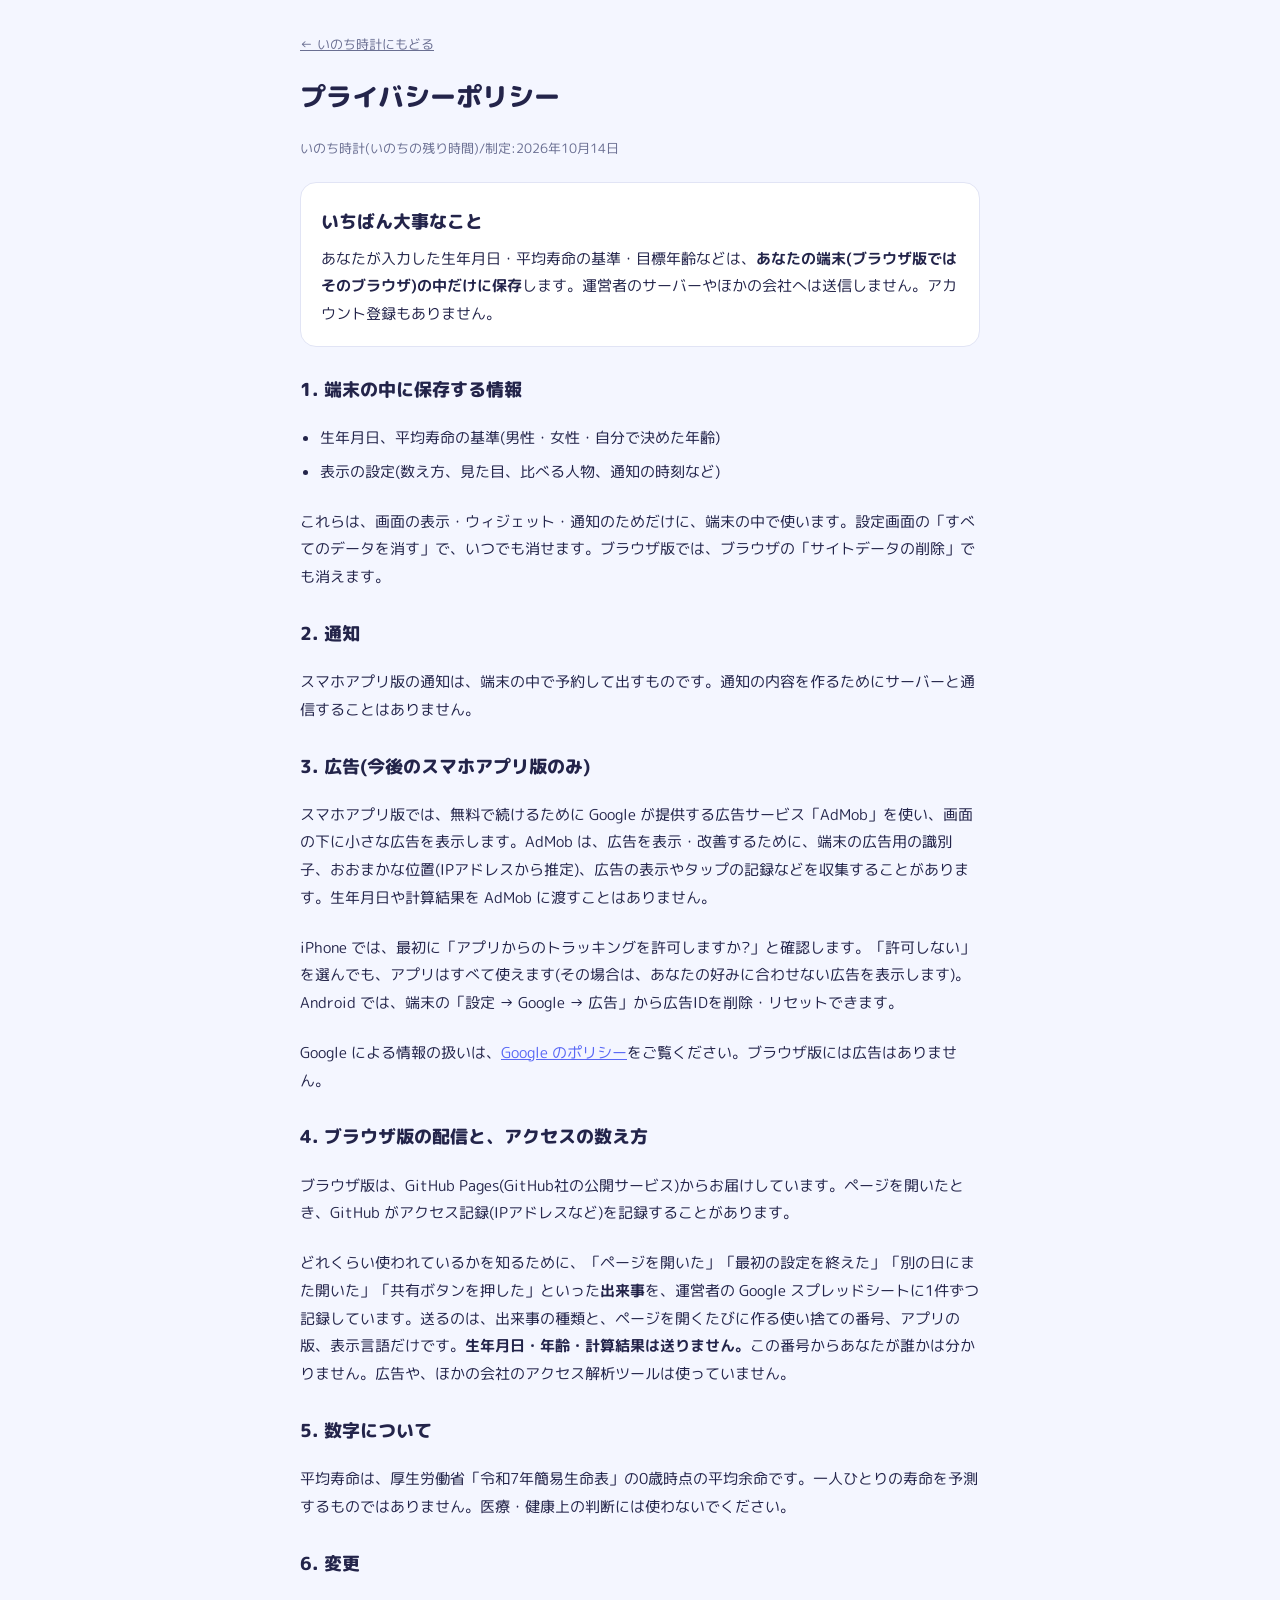
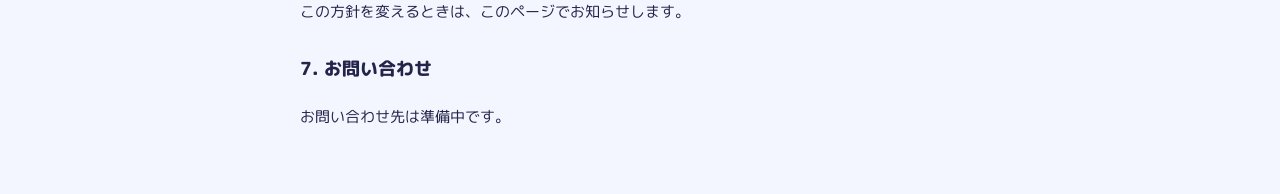
<file: inochi-test/privacy.html>
<!DOCTYPE html>
<html lang="ja">
<head>
<meta charset="utf-8">
<meta name="viewport" content="width=device-width, initial-scale=1, viewport-fit=cover">
<title>プライバシーポリシー|いのち時計</title>
<meta name="theme-color" content="#5867F5">
<link rel="icon" href="./icon-192.png">
<link rel="stylesheet" href="https://fonts.googleapis.com/css2?family=M+PLUS+Rounded+1c:wght@500;800&display=swap">
<style>
  :root { --bg:#F4F6FF; --surface:#FFFFFF; --ink:#23244A; --muted:#6A6F92; --line:#E1E4F5; --ai:#5867F5; color-scheme: light; }
  @media (prefers-color-scheme: dark) { :root { --bg:#15172E; --surface:#1F2245; --ink:#F3F4FF; --muted:#A6ABCF; --line:#30355F; --ai:#8E9BFF; color-scheme: dark; } }
  * { box-sizing: border-box; }
  body { margin: 0; background: var(--bg); color: var(--ink); font-family: "M PLUS Rounded 1c", "Hiragino Maru Gothic ProN", "Hiragino Sans", system-ui, sans-serif; font-size: 15px; line-height: 1.85; padding-inline: 16px; padding-block: 32px 64px; }
  main { max-width: 680px; margin: 0 auto; display: grid; gap: 22px; }
  h1, h2 { font-family: "M PLUS Rounded 1c", "Hiragino Maru Gothic ProN", sans-serif; font-weight: 800; line-height: 1.4; margin: 0; text-wrap: balance; }
  h1 { font-size: 26px; }
  h2 { font-size: 18px; margin-top: 8px; }
  p, ul { margin: 0; }
  ul { padding-left: 1.3em; display: grid; gap: 6px; }
  .card { background: var(--surface); border: 1px solid var(--line); border-radius: 16px; padding: 18px 20px; display: grid; gap: 10px; }
  .muted { color: var(--muted); font-size: 13px; }
  a { color: var(--ai); }
</style>
</head>
<body>
<main>
  <a href="./" class="muted">← いのち時計にもどる</a>
  <h1>プライバシーポリシー</h1>
  <p class="muted">いのち時計(いのちの残り時間)/制定:2026年10月14日</p>

  <div class="card">
    <h2>いちばん大事なこと</h2>
    <p>あなたが入力した生年月日・平均寿命の基準・目標年齢などは、<strong>あなたの端末(ブラウザ版ではそのブラウザ)の中だけに保存</strong>します。運営者のサーバーやほかの会社へは送信しません。アカウント登録もありません。</p>
  </div>

  <h2>1. 端末の中に保存する情報</h2>
  <ul>
    <li>生年月日、平均寿命の基準(男性・女性・自分で決めた年齢)</li>
    <li>表示の設定(数え方、見た目、比べる人物、通知の時刻など)</li>
  </ul>
  <p>これらは、画面の表示・ウィジェット・通知のためだけに、端末の中で使います。設定画面の「すべてのデータを消す」で、いつでも消せます。ブラウザ版では、ブラウザの「サイトデータの削除」でも消えます。</p>

  <h2>2. 通知</h2>
  <p>スマホアプリ版の通知は、端末の中で予約して出すものです。通知の内容を作るためにサーバーと通信することはありません。</p>

  <h2>3. 広告(今後のスマホアプリ版のみ)</h2>
  <p>スマホアプリ版では、無料で続けるために Google が提供する広告サービス「AdMob」を使い、画面の下に小さな広告を表示します。AdMob は、広告を表示・改善するために、端末の広告用の識別子、おおまかな位置(IPアドレスから推定)、広告の表示やタップの記録などを収集することがあります。生年月日や計算結果を AdMob に渡すことはありません。</p>
  <p>iPhone では、最初に「アプリからのトラッキングを許可しますか?」と確認します。「許可しない」を選んでも、アプリはすべて使えます(その場合は、あなたの好みに合わせない広告を表示します)。Android では、端末の「設定 → Google → 広告」から広告IDを削除・リセットできます。</p>
  <p>Google による情報の扱いは、<a href="https://policies.google.com/technologies/partner-sites?hl=ja" target="_blank" rel="noopener">Google のポリシー</a>をご覧ください。ブラウザ版には広告はありません。</p>

  <h2>4. ブラウザ版の配信と、アクセスの数え方</h2>
  <p>ブラウザ版は、GitHub Pages(GitHub社の公開サービス)からお届けしています。ページを開いたとき、GitHub がアクセス記録(IPアドレスなど)を記録することがあります。</p>
  <p>どれくらい使われているかを知るために、「ページを開いた」「最初の設定を終えた」「別の日にまた開いた」「共有ボタンを押した」といった<strong>出来事</strong>を、運営者の Google スプレッドシートに1件ずつ記録しています。送るのは、出来事の種類と、ページを開くたびに作る使い捨ての番号、アプリの版、表示言語だけです。<strong>生年月日・年齢・計算結果は送りません。</strong>この番号からあなたが誰かは分かりません。広告や、ほかの会社のアクセス解析ツールは使っていません。</p>
  <h2>5. 数字について</h2>
  <p>平均寿命は、厚生労働省「令和7年簡易生命表」の0歳時点の平均余命です。一人ひとりの寿命を予測するものではありません。医療・健康上の判断には使わないでください。</p>

  <h2>6. 変更</h2>
  <p>この方針を変えるときは、このページでお知らせします。</p>

  <h2>7. お問い合わせ</h2>
  <p>お問い合わせ先は準備中です。</p>
</main>
</body>
</html>
</file>
<file: inochi-test/style.css>
/* いのち時計:見た目は3種類。ポップ(既定)・おちつき(html[data-style="calm"])・ドット(html[data-style="dot"])。どれもライト/ダーク対応。 */
:root {
  --bg: #F4F6FF; --surface: #FFFFFF; --ink: #23244A; --muted: #6A6F92; --line: #E1E4F5;
  --ai: #5867F5; --kin: #FFB21E; --pink: #FF6F9A; --future: #E6E9FB; --err: #E5484D; --marker: #FFD66B;
  --sakura: #E0587F; --sakuraBg: #FFE8F0; --natsu: #0E93B0; --natsuBg: #DDF6FB; --momiji: #E06A1F; --momijiBg: #FFEBDD; --bd: #B07A00; --bdBg: #FFF4D1;
  --chipA: #E6E9FF; --chipB: #FFE8F0; --now: var(--pink); --onAccent: #FFFFFF;
  --r-card: 20px; --r-ctl: 999px; --shadow: 0 2px 0 rgba(35,36,74,.05), 0 6px 18px rgba(88,103,245,.08);
  --f-display: "M PLUS Rounded 1c", "Hiragino Maru Gothic ProN", "Hiragino Sans", system-ui, sans-serif;
  --f-body: "M PLUS Rounded 1c", "Hiragino Maru Gothic ProN", "Hiragino Sans", system-ui, sans-serif;
  --f-num: "M PLUS Rounded 1c", "Hiragino Maru Gothic ProN", system-ui, sans-serif;
  --w-display: 800; --w-num: 800; --w-body: 500;
  color-scheme: light;
}
@media (prefers-color-scheme: dark) {
  :root {
    --bg: #15172E; --surface: #1F2245; --ink: #F3F4FF; --muted: #A6ABCF; --line: #30355F;
    --ai: #8E9BFF; --kin: #FFC94D; --pink: #FF8FB1; --future: #2A2E57; --err: #FF7B7F; --marker: rgba(255,201,77,.38);
    --sakura: #FF9DC0; --sakuraBg: #3A2440; --natsu: #5FD3EC; --natsuBg: #173A4A; --momiji: #FFA56B; --momijiBg: #3F2A22; --bd: #FFCE4D; --bdBg: #3A3320;
    --chipA: #2A2E57; --chipB: #3A2440; --shadow: 0 2px 0 rgba(0,0,0,.2);
    color-scheme: dark;
  }
}
html[data-style="calm"] {
  --bg: #EDF0F2; --surface: #F8FAFB; --ink: #1B2430; --muted: #5E6B78; --line: #CDD5DC;
  --ai: #2D5A85; --kin: #B8862A; --pink: #B8862A; --future: #D9E0E6; --err: #B4443B; --marker: transparent;
  --sakura: #1B2430; --sakuraBg: #F8FAFB; --natsu: #1B2430; --natsuBg: #F8FAFB; --momiji: #1B2430; --momijiBg: #F8FAFB; --bd: #1B2430; --bdBg: #F8FAFB;
  --chipA: #F8FAFB; --chipB: #F8FAFB; --now: var(--kin); --onAccent: #EDF0F2;
  --r-card: 8px; --r-ctl: 6px; --shadow: none;
  --f-display: "Shippori Mincho", "Hiragino Mincho ProN", "Yu Mincho", serif;
  --f-body: "Zen Kaku Gothic New", "Hiragino Sans", "Yu Gothic", system-ui, sans-serif;
  --f-num: ui-monospace, "SFMono-Regular", Menlo, monospace;
  --w-display: 700; --w-num: 600; --w-body: 500;
}
@media (prefers-color-scheme: dark) {
  html[data-style="calm"] {
    --bg: #10151C; --surface: #171E27; --ink: #E4E9EE; --muted: #93A0AD; --line: #2A3440;
    --ai: #6E9CC9; --kin: #E0B451; --pink: #E0B451; --future: #232D39; --err: #E07A70;
    --sakura: #E4E9EE; --sakuraBg: #171E27; --natsu: #E4E9EE; --natsuBg: #171E27; --momiji: #E4E9EE; --momijiBg: #171E27; --bd: #E4E9EE; --bdBg: #171E27;
    --chipA: #171E27; --chipB: #171E27; --onAccent: #10151C;
  }
}

html[data-style="dot"] {
  --bg: #F3EFD9; --surface: #FFFDF2; --ink: #1E1A2E; --muted: #5B5470; --line: #1E1A2E;
  --ai: #2F5BD6; --kin: #E8A100; --pink: #E0365F; --future: #DCD6BC; --err: #D0302F; --marker: #FFD23F;
  --sakura: #C8285A; --sakuraBg: #FFE0EA; --natsu: #0B7F9A; --natsuBg: #D6F3F8; --momiji: #C4531A; --momijiBg: #FFE3CF; --bd: #8A6200; --bdBg: #FFF0BF;
  --chipA: #E3E9FF; --chipB: #FFE0EA; --now: var(--pink); --onAccent: #FFFDF2;
  --r-card: 0px; --r-ctl: 0px; --shadow: 4px 4px 0 var(--ink);
  --f-display: "DotGothic16", ui-monospace, monospace;
  --f-body: "DotGothic16", ui-monospace, monospace;
  --f-num: "DotGothic16", ui-monospace, monospace;
  --w-display: 400; --w-num: 400; --w-body: 400;
}
@media (prefers-color-scheme: dark) {
  html[data-style="dot"] {
    --bg: #0F0E1A; --surface: #1B1930; --ink: #E9F5D0; --muted: #A9B494; --line: #E9F5D0;
    --ai: #6FD3FF; --kin: #FFD23F; --pink: #FF6FA0; --future: #2C2A48; --err: #FF6B5E; --marker: rgba(255,210,63,.35);
    --sakura: #FF8FB8; --sakuraBg: #2E1A2E; --natsu: #6FE3F5; --natsuBg: #12303A; --momiji: #FFA060; --momijiBg: #33221A; --bd: #FFD23F; --bdBg: #2F2A14;
    --chipA: #2C2A48; --chipB: #2E1A2E; --onAccent: #0F0E1A; --shadow: 4px 4px 0 #000;
    color-scheme: dark;
  }
}

* { box-sizing: border-box; }
html, body { background: var(--bg); }
body {
  margin: 0; color: var(--ink); font-family: var(--f-body); font-weight: var(--w-body);
  font-size: 15px; line-height: 1.7; -webkit-text-size-adjust: 100%;
  padding-inline: max(16px, env(safe-area-inset-left)) max(16px, env(safe-area-inset-right));
  padding-block: calc(16px + env(safe-area-inset-top)) calc(40px + env(safe-area-inset-bottom));
}
.wrap { max-width: 520px; margin: 0 auto; }
h1, h2, h3 { font-family: var(--f-display); font-weight: var(--w-display); margin: 0; line-height: 1.35; text-wrap: balance; }
p { margin: 0; }
button, input, select { font: inherit; color: inherit; }
button { cursor: pointer; }
:focus-visible { outline: 2px solid var(--kin); outline-offset: 2px; }
@media (prefers-reduced-motion: reduce) { * { animation: none !important; transition: none !important; } }

.num { font-family: var(--f-num); font-weight: var(--w-num); font-variant-numeric: tabular-nums; }
.label { font-size: 12px; letter-spacing: .12em; color: var(--muted); }
.note { font-size: 12px; color: var(--muted); line-height: 1.65; }
.link { border: 0; background: none; color: var(--muted); font-size: 14px; padding: 4px 0; }
a { color: var(--ai); }
.stack { display: grid; gap: 30px; }
.group { display: grid; gap: 8px; }
.card { background: var(--surface); border-radius: var(--r-card); box-shadow: var(--shadow); }
html[data-style="calm"] .card { border: 1px solid var(--line); }

/* 部品 */
.seg { display: inline-flex; flex-wrap: wrap; gap: 4px; padding: 4px; border-radius: calc(var(--r-ctl) + 4px); background: var(--surface); box-shadow: var(--shadow); justify-self: start; }
.seg button { border: 0; background: transparent; color: var(--muted); padding: 6px 15px; min-height: 38px; font-size: 14px; border-radius: var(--r-ctl); font-weight: 800; }
.seg button[aria-pressed="true"] { background: var(--ink); color: var(--bg); }
html[data-style="calm"] .seg { gap: 0; padding: 0; border: 1px solid var(--line); box-shadow: none; overflow: hidden; }
html[data-style="calm"] .seg button { border-radius: 0; font-weight: 500; }
html[data-style="calm"] .seg button + button { border-left: 1px solid var(--line); }
.input { background: var(--surface); border: 1.5px solid var(--line); border-radius: 12px; padding: 8px 12px; min-height: 46px; width: 100%; font-family: var(--f-num); font-size: 17px; }
html[data-style="calm"] .input { border-radius: 6px; }
.input.short { width: 6em; }
.primary { width: 100%; border: 0; border-radius: var(--r-ctl); min-height: 52px; background: var(--ai); color: #fff; font-weight: 800; letter-spacing: .06em; font-size: 16px; box-shadow: 0 4px 0 rgba(0,0,0,.12); }
html[data-style="calm"] .primary { background: var(--ink); color: var(--bg); box-shadow: none; }
.primary:disabled { opacity: .35; cursor: default; }
.ghost { border: 1.5px solid var(--line); background: var(--surface); border-radius: var(--r-ctl); min-height: 44px; padding: 0 16px; font-size: 14px; }
.danger { border: 1.5px solid var(--err); color: var(--err); background: transparent; border-radius: var(--r-ctl); min-height: 46px; padding: 0 16px; font-size: 14px; width: 100%; font-weight: 800; }
.danger.fill { background: var(--err); color: #fff; }

/* 上部 */
.top { display: flex; justify-content: space-between; align-items: center; }

/* 今日のひとこと(その日はじめて開いたとき) */
.hitokoto { display: flex; gap: 12px; align-items: flex-start; padding: 12px 14px; border-radius: var(--r-card); background: var(--ink); color: var(--bg); animation: drop .4s ease-out; }
.hitokoto p { flex: 1; font-size: 14px; line-height: 1.6; }
.hitokoto b { display: block; font-size: 11px; letter-spacing: .1em; opacity: .75; }
.hitokoto button { border: 0; background: none; color: inherit; font-size: 18px; line-height: 1; padding: 2px 4px; opacity: .7; }
@keyframes drop { from { transform: translateY(-8px); opacity: 0; } to { transform: none; opacity: 1; } }

/* ヒーロー */
.hero { display: grid; gap: 6px; }
.today { font-family: var(--f-display); font-weight: var(--w-display); font-size: clamp(28px, 8vw, 36px); line-height: 1.35; }
.today .big { font-family: var(--f-display); font-size: 1.3em; padding: 0 4px; background: linear-gradient(transparent 58%, var(--marker) 58%, var(--marker) 92%, transparent 92%); }
html[data-style="calm"] .today .big { color: var(--kin); padding: 0; }
.sub { color: var(--muted); font-size: 14px; }
.sub .num { color: var(--ink); font-weight: 500; }

/* 今日のたとえ・今日のうた */
.ta { padding: 16px 18px; display: grid; gap: 4px; background: var(--chipA); }
.ta-top { display: flex; justify-content: space-between; align-items: center; }
.eyebrow { font-size: 12px; font-weight: 800; letter-spacing: .08em; color: var(--pink); }
.chip { font-size: 11px; font-weight: 800; border-radius: var(--r-ctl); padding: 1px 10px; background: var(--surface); color: var(--muted); }
.ta-lead { font-size: 14px; font-weight: 800; margin-top: 4px; }
.ta-main { font-weight: 800; line-height: 1.35; }
.ta-v { font-family: var(--f-display); font-size: clamp(34px, 10vw, 44px); color: var(--ai); }
.ta-u { font-family: var(--f-display); font-size: 18px; color: var(--ai); margin-right: 4px; }
.ta-why { font-size: 11px; color: var(--muted); }
.song { padding: 16px 18px; display: grid; gap: 6px; background: var(--chipB); }
.song-line { font-family: var(--f-display); font-weight: var(--w-display); font-size: 18px; line-height: 1.7; }
.song-credit { font-size: 12px; color: var(--muted); }

/* 残り時間 */
.rows { display: grid; gap: 12px; }
.row { padding: 16px 18px; display: grid; gap: 2px; border-left: 6px solid var(--c); }
.row h3 { font-size: 17px; display: flex; align-items: center; gap: 8px; }
.row h3::before { content: ""; width: 10px; height: 10px; border-radius: 50%; background: var(--c); }
.row .v { font-size: clamp(24px, 7vw, 30px); white-space: nowrap; overflow: hidden; text-overflow: ellipsis; }
.row .v small { font-family: var(--f-body); font-size: 13px; color: var(--muted); margin-left: 4px; font-weight: 500; }
.row.main { background: var(--chipA); }
.row.main .v { color: var(--ai); }
.row .when { font-size: 13px; color: var(--muted); }
.bar { height: 8px; background: var(--future); border-radius: 4px; overflow: hidden; margin-top: 8px; }
.bar i { display: block; height: 100%; background: linear-gradient(90deg, var(--ai), var(--pink)); border-radius: 4px; }
html[data-style="calm"] .rows { gap: 0; border-top: 1px solid var(--line); }
html[data-style="calm"] .row { border: 0; border-bottom: 1px solid var(--line); border-radius: 0; background: none; padding: 16px 0; }
html[data-style="calm"] .row h3::before { display: none; }
html[data-style="calm"] .bar { height: 4px; }
html[data-style="calm"] .bar i { background: var(--ai); }
.frac { font-size: 13px; color: var(--muted); margin-top: 8px; }
.frac .num { color: var(--ink); }
.frac .num.ai { color: var(--ai); }
.ruler { display: grid; grid-template-columns: auto 1fr 1fr 1fr; gap: 4px 10px; margin-top: 10px; padding: 10px 12px; border-radius: 12px; background: var(--surface); font-size: 12px; color: var(--muted); text-align: right; }
.ruler .u { text-align: left; font-weight: 800; color: var(--ink); }
.ruler .num { color: var(--ink); font-weight: 500; }
.ruler .num.ai { color: var(--ai); font-weight: 800; }

/* 季節 */
.seasons { display: grid; grid-template-columns: repeat(2, minmax(0, 1fr)); gap: 10px; }
.season { border-radius: var(--r-card); padding: 14px; background: var(--sb); color: var(--sc); display: grid; gap: 2px; }
html[data-style="calm"] .season { border: 1px solid var(--line); }
.season .k { font-family: var(--f-display); font-weight: var(--w-display); font-size: 15px; }
.season .v { font-size: 30px; }
.season small { font-size: 13px; color: var(--muted); margin-left: 2px; }

/* たとえ一覧 */
.grid { display: grid; grid-template-columns: repeat(2, minmax(0, 1fr)); gap: 10px; }
.gcard { padding: 12px 14px; display: grid; min-width: 0; }
.gcard .k { font-size: 12px; color: var(--muted); font-weight: 800; }
.gcard .v { font-size: 26px; color: var(--ai); line-height: 1.25; overflow-wrap: anywhere; }
.gcard .u { font-size: 13px; font-weight: 800; }
.gcard .why { font-size: 11px; color: var(--muted); }

/* 人物との比較 */
select.input { font-family: var(--f-body); }
.cmp { padding: 14px; display: grid; gap: 10px; }
.cmp-head { font-weight: 800; }
.cmp-head .num { color: var(--pink); font-size: 1.2em; }
.cbars { display: grid; grid-template-columns: auto 1fr auto; gap: 6px 10px; align-items: center; font-size: 12px; }
.cbar { height: 10px; border-radius: 5px; background: var(--future); overflow: hidden; }
.cbar i { display: block; height: 100%; border-radius: 5px; }

/* 週の方眼 */
.legend { display: flex; gap: 14px; flex-wrap: wrap; font-size: 12px; color: var(--muted); }
.legend span::before { content: ""; display: inline-block; width: 10px; height: 10px; border-radius: 4px; margin-right: 5px; vertical-align: -1px; background: var(--c); }
.grid-box { position: relative; margin-top: 8px; }
canvas { display: block; width: 100%; cursor: pointer; touch-action: manipulation; }
.tip { position: absolute; pointer-events: none; background: var(--ink); color: var(--bg); font-size: 12px; padding: 4px 8px; border-radius: 8px; white-space: nowrap; transform: translate(-50%, -125%); }
.words { font-family: var(--f-display); font-weight: var(--w-display); font-size: 17px; line-height: 1.9; }

/* 設定 */
.sheet-head { display: flex; justify-content: space-between; align-items: center; }
.switch-row { display: flex; justify-content: space-between; align-items: center; gap: 12px; }
.section { border-top: 1px solid var(--line); padding-top: 20px; display: grid; gap: 8px; }
.foot { display: grid; gap: 6px; text-align: center; font-size: 12px; color: var(--muted); padding-top: 8px; }

/* クイズ */
.quiz { padding: 16px 18px; display: grid; gap: 6px; background: var(--bdBg); }
html[data-style="calm"] .quiz { background: var(--surface); }
.quiz-premise { font-size: 13px; color: var(--muted); }
.quiz-q { font-family: var(--f-display); font-weight: var(--w-display); font-size: 19px; line-height: 1.45; }
.choices { display: grid; grid-template-columns: repeat(2, minmax(0, 1fr)); gap: 8px; margin-top: 6px; }
.choice { border: 2px solid var(--line); background: var(--surface); border-radius: 14px; min-height: 52px; padding: 6px 8px; font-family: var(--f-num); font-weight: var(--w-num); font-size: 18px; color: var(--ink); }
.choice small { font-family: var(--f-body); font-size: 12px; color: var(--muted); margin-left: 2px; font-weight: 500; }
.choice:not(:disabled):active { transform: scale(.97); }
.choice:disabled { cursor: default; opacity: .55; }
.choice.ok { opacity: 1; border-color: var(--ok, #2BB673); background: color-mix(in srgb, #2BB673 14%, var(--surface)); }
.choice.ng { opacity: 1; border-color: var(--err); background: color-mix(in srgb, var(--err) 12%, var(--surface)); }
html[data-style="calm"] .choice { border-radius: 6px; border-width: 1px; }
.quiz-result { font-weight: 800; font-size: 15px; margin-top: 4px; display: grid; }
.quiz-result span { font-weight: 500; font-size: 12px; color: var(--muted); }

/* 見た目の切り替え:画面上部に常に表示 */
.lookbar { position: sticky; top: calc(6px + env(safe-area-inset-top)); z-index: 20; display: flex; width: max-content; max-width: 100%; margin: 0 auto 14px; padding: 3px; gap: 2px; border-radius: 999px; background: var(--surface); box-shadow: var(--shadow); border: 1.5px solid var(--line); }
.lookbar button { border: 0; background: transparent; color: var(--muted); min-height: 36px; padding: 4px 16px; border-radius: 999px; font-size: 13px; font-weight: 800; }
.lookbar button[aria-pressed="true"] { background: var(--ai); color: var(--onAccent); }
.lookbar button[data-v="pop"] { font-family: "M PLUS Rounded 1c", system-ui, sans-serif; }
.lookbar button[data-v="calm"] { font-family: "Shippori Mincho", serif; font-weight: 700; }
.lookbar button[data-v="dot"] { font-family: "DotGothic16", monospace; font-weight: 400; }
html[data-style="calm"] .lookbar, html[data-style="calm"] .lookbar button { border-radius: 6px; }
html[data-style="calm"] .lookbar { border-width: 1px; }
html[data-style="calm"] .lookbar button[aria-pressed="true"] { background: var(--ink); color: var(--bg); }

/* ドット:角ばった枠・くっきりした影 */
html[data-style="dot"] .card, html[data-style="dot"] .seg, html[data-style="dot"] .season, html[data-style="dot"] .quiz,
html[data-style="dot"] .ruler, html[data-style="dot"] .hitokoto { border: 2px solid var(--line); border-radius: 0; }
html[data-style="dot"] .lookbar, html[data-style="dot"] .lookbar button { border-radius: 0; }
html[data-style="dot"] .lookbar { border: 2px solid var(--line); }
html[data-style="dot"] .seg { gap: 0; padding: 0; }
html[data-style="dot"] .seg button, html[data-style="dot"] .lookbar button { font-weight: 400; }
html[data-style="dot"] .seg button + button { border-left: 2px solid var(--line); }
html[data-style="dot"] .input, html[data-style="dot"] .choice, html[data-style="dot"] .ghost, html[data-style="dot"] .danger { border-radius: 0; border-width: 2px; }
html[data-style="dot"] .primary { box-shadow: 4px 4px 0 var(--ink); border: 2px solid var(--line); font-weight: 400; }
html[data-style="dot"] .primary:active, html[data-style="dot"] .choice:active { transform: translate(2px, 2px); }
html[data-style="dot"] .choice { box-shadow: 3px 3px 0 var(--ink); }
html[data-style="dot"] .bar, html[data-style="dot"] .bar i, html[data-style="dot"] .cbar, html[data-style="dot"] .cbar i { border-radius: 0; }
html[data-style="dot"] .bar { height: 10px; border: 2px solid var(--line); }
html[data-style="dot"] .bar i { background: repeating-linear-gradient(90deg, var(--ai) 0 6px, transparent 6px 8px); }
html[data-style="dot"] .row h3::before, html[data-style="dot"] .legend span::before { border-radius: 0; }
html[data-style="dot"] .chip, html[data-style="dot"] .tip { border-radius: 0; font-weight: 400; }
html[data-style="dot"] .today .big { background: var(--marker); padding: 0 6px; }
html[data-style="dot"] b, html[data-style="dot"] strong, html[data-style="dot"] h1, html[data-style="dot"] h2, html[data-style="dot"] h3 { font-weight: 400; }

/* テスト版の帯(/inochi-test/ のときだけ表示) */
.testbar { margin: 0 auto 10px; max-width: 520px; padding: 6px 12px; font-size: 12px; font-weight: 800; text-align: center; background: repeating-linear-gradient(-45deg, #FFD23F 0 10px, #FFE57A 10px 20px); color: #1E1A2E; border-radius: 8px; }
.testbar a { color: #1E1A2E; }
</file>
<file: inochi/style.css>
/* いのち時計:見た目は3種類。ポップ(既定)・おちつき(html[data-style="calm"])・ドット(html[data-style="dot"])。どれもライト/ダーク対応。 */
:root {
  --bg: #F4F6FF; --surface: #FFFFFF; --ink: #23244A; --muted: #6A6F92; --line: #E1E4F5;
  --ai: #5867F5; --kin: #FFB21E; --pink: #FF6F9A; --future: #E6E9FB; --err: #E5484D; --marker: #FFD66B;
  --sakura: #E0587F; --sakuraBg: #FFE8F0; --natsu: #0E93B0; --natsuBg: #DDF6FB; --momiji: #E06A1F; --momijiBg: #FFEBDD; --bd: #B07A00; --bdBg: #FFF4D1;
  --chipA: #E6E9FF; --chipB: #FFE8F0; --now: var(--pink); --onAccent: #FFFFFF;
  --r-card: 20px; --r-ctl: 999px; --shadow: 0 2px 0 rgba(35,36,74,.05), 0 6px 18px rgba(88,103,245,.08);
  --f-display: "M PLUS Rounded 1c", "Hiragino Maru Gothic ProN", "Hiragino Sans", system-ui, sans-serif;
  --f-body: "M PLUS Rounded 1c", "Hiragino Maru Gothic ProN", "Hiragino Sans", system-ui, sans-serif;
  --f-num: "M PLUS Rounded 1c", "Hiragino Maru Gothic ProN", system-ui, sans-serif;
  --w-display: 800; --w-num: 800; --w-body: 500;
  color-scheme: light;
}
@media (prefers-color-scheme: dark) {
  :root {
    --bg: #15172E; --surface: #1F2245; --ink: #F3F4FF; --muted: #A6ABCF; --line: #30355F;
    --ai: #8E9BFF; --kin: #FFC94D; --pink: #FF8FB1; --future: #2A2E57; --err: #FF7B7F; --marker: rgba(255,201,77,.38);
    --sakura: #FF9DC0; --sakuraBg: #3A2440; --natsu: #5FD3EC; --natsuBg: #173A4A; --momiji: #FFA56B; --momijiBg: #3F2A22; --bd: #FFCE4D; --bdBg: #3A3320;
    --chipA: #2A2E57; --chipB: #3A2440; --shadow: 0 2px 0 rgba(0,0,0,.2);
    color-scheme: dark;
  }
}
html[data-style="calm"] {
  --bg: #EDF0F2; --surface: #F8FAFB; --ink: #1B2430; --muted: #5E6B78; --line: #CDD5DC;
  --ai: #2D5A85; --kin: #B8862A; --pink: #B8862A; --future: #D9E0E6; --err: #B4443B; --marker: transparent;
  --sakura: #1B2430; --sakuraBg: #F8FAFB; --natsu: #1B2430; --natsuBg: #F8FAFB; --momiji: #1B2430; --momijiBg: #F8FAFB; --bd: #1B2430; --bdBg: #F8FAFB;
  --chipA: #F8FAFB; --chipB: #F8FAFB; --now: var(--kin); --onAccent: #EDF0F2;
  --r-card: 8px; --r-ctl: 6px; --shadow: none;
  --f-display: "Shippori Mincho", "Hiragino Mincho ProN", "Yu Mincho", serif;
  --f-body: "Zen Kaku Gothic New", "Hiragino Sans", "Yu Gothic", system-ui, sans-serif;
  --f-num: ui-monospace, "SFMono-Regular", Menlo, monospace;
  --w-display: 700; --w-num: 600; --w-body: 500;
}
@media (prefers-color-scheme: dark) {
  html[data-style="calm"] {
    --bg: #10151C; --surface: #171E27; --ink: #E4E9EE; --muted: #93A0AD; --line: #2A3440;
    --ai: #6E9CC9; --kin: #E0B451; --pink: #E0B451; --future: #232D39; --err: #E07A70;
    --sakura: #E4E9EE; --sakuraBg: #171E27; --natsu: #E4E9EE; --natsuBg: #171E27; --momiji: #E4E9EE; --momijiBg: #171E27; --bd: #E4E9EE; --bdBg: #171E27;
    --chipA: #171E27; --chipB: #171E27; --onAccent: #10151C;
  }
}

html[data-style="dot"] {
  --bg: #F3EFD9; --surface: #FFFDF2; --ink: #1E1A2E; --muted: #5B5470; --line: #1E1A2E;
  --ai: #2F5BD6; --kin: #E8A100; --pink: #E0365F; --future: #DCD6BC; --err: #D0302F; --marker: #FFD23F;
  --sakura: #C8285A; --sakuraBg: #FFE0EA; --natsu: #0B7F9A; --natsuBg: #D6F3F8; --momiji: #C4531A; --momijiBg: #FFE3CF; --bd: #8A6200; --bdBg: #FFF0BF;
  --chipA: #E3E9FF; --chipB: #FFE0EA; --now: var(--pink); --onAccent: #FFFDF2;
  --r-card: 0px; --r-ctl: 0px; --shadow: 4px 4px 0 var(--ink);
  --f-display: "DotGothic16", ui-monospace, monospace;
  --f-body: "DotGothic16", ui-monospace, monospace;
  --f-num: "DotGothic16", ui-monospace, monospace;
  --w-display: 400; --w-num: 400; --w-body: 400;
}
@media (prefers-color-scheme: dark) {
  html[data-style="dot"] {
    --bg: #0F0E1A; --surface: #1B1930; --ink: #E9F5D0; --muted: #A9B494; --line: #E9F5D0;
    --ai: #6FD3FF; --kin: #FFD23F; --pink: #FF6FA0; --future: #2C2A48; --err: #FF6B5E; --marker: rgba(255,210,63,.35);
    --sakura: #FF8FB8; --sakuraBg: #2E1A2E; --natsu: #6FE3F5; --natsuBg: #12303A; --momiji: #FFA060; --momijiBg: #33221A; --bd: #FFD23F; --bdBg: #2F2A14;
    --chipA: #2C2A48; --chipB: #2E1A2E; --onAccent: #0F0E1A; --shadow: 4px 4px 0 #000;
    color-scheme: dark;
  }
}

* { box-sizing: border-box; }
html, body { background: var(--bg); }
body {
  margin: 0; color: var(--ink); font-family: var(--f-body); font-weight: var(--w-body);
  font-size: 15px; line-height: 1.7; -webkit-text-size-adjust: 100%;
  padding-inline: max(16px, env(safe-area-inset-left)) max(16px, env(safe-area-inset-right));
  padding-block: calc(16px + env(safe-area-inset-top)) calc(40px + env(safe-area-inset-bottom));
}
.wrap { max-width: 520px; margin: 0 auto; }
h1, h2, h3 { font-family: var(--f-display); font-weight: var(--w-display); margin: 0; line-height: 1.35; text-wrap: balance; }
p { margin: 0; }
button, input, select { font: inherit; color: inherit; }
button { cursor: pointer; }
:focus-visible { outline: 2px solid var(--kin); outline-offset: 2px; }
@media (prefers-reduced-motion: reduce) { * { animation: none !important; transition: none !important; } }

.num { font-family: var(--f-num); font-weight: var(--w-num); font-variant-numeric: tabular-nums; }
.label { font-size: 12px; letter-spacing: .12em; color: var(--muted); }
.note { font-size: 12px; color: var(--muted); line-height: 1.65; }
.link { border: 0; background: none; color: var(--muted); font-size: 14px; padding: 4px 0; }
a { color: var(--ai); }
.stack { display: grid; gap: 30px; }
.group { display: grid; gap: 8px; }
.card { background: var(--surface); border-radius: var(--r-card); box-shadow: var(--shadow); }
html[data-style="calm"] .card { border: 1px solid var(--line); }

/* 部品 */
.seg { display: inline-flex; flex-wrap: wrap; gap: 4px; padding: 4px; border-radius: calc(var(--r-ctl) + 4px); background: var(--surface); box-shadow: var(--shadow); justify-self: start; }
.seg button { border: 0; background: transparent; color: var(--muted); padding: 6px 15px; min-height: 38px; font-size: 14px; border-radius: var(--r-ctl); font-weight: 800; }
.seg button[aria-pressed="true"] { background: var(--ink); color: var(--bg); }
html[data-style="calm"] .seg { gap: 0; padding: 0; border: 1px solid var(--line); box-shadow: none; overflow: hidden; }
html[data-style="calm"] .seg button { border-radius: 0; font-weight: 500; }
html[data-style="calm"] .seg button + button { border-left: 1px solid var(--line); }
.input { background: var(--surface); border: 1.5px solid var(--line); border-radius: 12px; padding: 8px 12px; min-height: 46px; width: 100%; font-family: var(--f-num); font-size: 17px; }
html[data-style="calm"] .input { border-radius: 6px; }
.input.short { width: 6em; }
.primary { width: 100%; border: 0; border-radius: var(--r-ctl); min-height: 52px; background: var(--ai); color: #fff; font-weight: 800; letter-spacing: .06em; font-size: 16px; box-shadow: 0 4px 0 rgba(0,0,0,.12); }
html[data-style="calm"] .primary { background: var(--ink); color: var(--bg); box-shadow: none; }
.primary:disabled { opacity: .35; cursor: default; }
.ghost { border: 1.5px solid var(--line); background: var(--surface); border-radius: var(--r-ctl); min-height: 44px; padding: 0 16px; font-size: 14px; }
.danger { border: 1.5px solid var(--err); color: var(--err); background: transparent; border-radius: var(--r-ctl); min-height: 46px; padding: 0 16px; font-size: 14px; width: 100%; font-weight: 800; }
.danger.fill { background: var(--err); color: #fff; }

/* 上部 */
.top { display: flex; justify-content: space-between; align-items: center; }

/* 今日のひとこと(その日はじめて開いたとき) */
.hitokoto { display: flex; gap: 12px; align-items: flex-start; padding: 12px 14px; border-radius: var(--r-card); background: var(--ink); color: var(--bg); animation: drop .4s ease-out; }
.hitokoto p { flex: 1; font-size: 14px; line-height: 1.6; }
.hitokoto b { display: block; font-size: 11px; letter-spacing: .1em; opacity: .75; }
.hitokoto button { border: 0; background: none; color: inherit; font-size: 18px; line-height: 1; padding: 2px 4px; opacity: .7; }
@keyframes drop { from { transform: translateY(-8px); opacity: 0; } to { transform: none; opacity: 1; } }

/* ヒーロー */
.hero { display: grid; gap: 6px; }
.today { font-family: var(--f-display); font-weight: var(--w-display); font-size: clamp(28px, 8vw, 36px); line-height: 1.35; }
.today .big { font-family: var(--f-display); font-size: 1.3em; padding: 0 4px; background: linear-gradient(transparent 58%, var(--marker) 58%, var(--marker) 92%, transparent 92%); }
html[data-style="calm"] .today .big { color: var(--kin); padding: 0; }
.sub { color: var(--muted); font-size: 14px; }
.sub .num { color: var(--ink); font-weight: 500; }

/* 今日のたとえ・今日のうた */
.ta { padding: 16px 18px; display: grid; gap: 4px; background: var(--chipA); }
.ta-top { display: flex; justify-content: space-between; align-items: center; }
.eyebrow { font-size: 12px; font-weight: 800; letter-spacing: .08em; color: var(--pink); }
.chip { font-size: 11px; font-weight: 800; border-radius: var(--r-ctl); padding: 1px 10px; background: var(--surface); color: var(--muted); }
.ta-lead { font-size: 14px; font-weight: 800; margin-top: 4px; }
.ta-main { font-weight: 800; line-height: 1.35; }
.ta-v { font-family: var(--f-display); font-size: clamp(34px, 10vw, 44px); color: var(--ai); }
.ta-u { font-family: var(--f-display); font-size: 18px; color: var(--ai); margin-right: 4px; }
.ta-why { font-size: 11px; color: var(--muted); }
.song { padding: 16px 18px; display: grid; gap: 6px; background: var(--chipB); }
.song-line { font-family: var(--f-display); font-weight: var(--w-display); font-size: 18px; line-height: 1.7; }
.song-credit { font-size: 12px; color: var(--muted); }

/* 残り時間 */
.rows { display: grid; gap: 12px; }
.row { padding: 16px 18px; display: grid; gap: 2px; border-left: 6px solid var(--c); }
.row h3 { font-size: 17px; display: flex; align-items: center; gap: 8px; }
.row h3::before { content: ""; width: 10px; height: 10px; border-radius: 50%; background: var(--c); }
.row .v { font-size: clamp(24px, 7vw, 30px); white-space: nowrap; overflow: hidden; text-overflow: ellipsis; }
.row .v small { font-family: var(--f-body); font-size: 13px; color: var(--muted); margin-left: 4px; font-weight: 500; }
.row.main { background: var(--chipA); }
.row.main .v { color: var(--ai); }
.row .when { font-size: 13px; color: var(--muted); }
.bar { height: 8px; background: var(--future); border-radius: 4px; overflow: hidden; margin-top: 8px; }
.bar i { display: block; height: 100%; background: linear-gradient(90deg, var(--ai), var(--pink)); border-radius: 4px; }
html[data-style="calm"] .rows { gap: 0; border-top: 1px solid var(--line); }
html[data-style="calm"] .row { border: 0; border-bottom: 1px solid var(--line); border-radius: 0; background: none; padding: 16px 0; }
html[data-style="calm"] .row h3::before { display: none; }
html[data-style="calm"] .bar { height: 4px; }
html[data-style="calm"] .bar i { background: var(--ai); }
.frac { font-size: 13px; color: var(--muted); margin-top: 8px; }
.frac .num { color: var(--ink); }
.frac .num.ai { color: var(--ai); }
.ruler { display: grid; grid-template-columns: auto 1fr 1fr 1fr; gap: 4px 10px; margin-top: 10px; padding: 10px 12px; border-radius: 12px; background: var(--surface); font-size: 12px; color: var(--muted); text-align: right; }
.ruler .u { text-align: left; font-weight: 800; color: var(--ink); }
.ruler .num { color: var(--ink); font-weight: 500; }
.ruler .num.ai { color: var(--ai); font-weight: 800; }

/* 季節 */
.seasons { display: grid; grid-template-columns: repeat(2, minmax(0, 1fr)); gap: 10px; }
.season { border-radius: var(--r-card); padding: 14px; background: var(--sb); color: var(--sc); display: grid; gap: 2px; }
html[data-style="calm"] .season { border: 1px solid var(--line); }
.season .k { font-family: var(--f-display); font-weight: var(--w-display); font-size: 15px; }
.season .v { font-size: 30px; }
.season small { font-size: 13px; color: var(--muted); margin-left: 2px; }

/* たとえ一覧 */
.grid { display: grid; grid-template-columns: repeat(2, minmax(0, 1fr)); gap: 10px; }
.gcard { padding: 12px 14px; display: grid; min-width: 0; }
.gcard .k { font-size: 12px; color: var(--muted); font-weight: 800; }
.gcard .v { font-size: 26px; color: var(--ai); line-height: 1.25; overflow-wrap: anywhere; }
.gcard .u { font-size: 13px; font-weight: 800; }
.gcard .why { font-size: 11px; color: var(--muted); }

/* 人物との比較 */
select.input { font-family: var(--f-body); }
.cmp { padding: 14px; display: grid; gap: 10px; }
.cmp-head { font-weight: 800; }
.cmp-head .num { color: var(--pink); font-size: 1.2em; }
.cbars { display: grid; grid-template-columns: auto 1fr auto; gap: 6px 10px; align-items: center; font-size: 12px; }
.cbar { height: 10px; border-radius: 5px; background: var(--future); overflow: hidden; }
.cbar i { display: block; height: 100%; border-radius: 5px; }

/* 週の方眼 */
.legend { display: flex; gap: 14px; flex-wrap: wrap; font-size: 12px; color: var(--muted); }
.legend span::before { content: ""; display: inline-block; width: 10px; height: 10px; border-radius: 4px; margin-right: 5px; vertical-align: -1px; background: var(--c); }
.grid-box { position: relative; margin-top: 8px; }
canvas { display: block; width: 100%; cursor: pointer; touch-action: manipulation; }
.tip { position: absolute; pointer-events: none; background: var(--ink); color: var(--bg); font-size: 12px; padding: 4px 8px; border-radius: 8px; white-space: nowrap; transform: translate(-50%, -125%); }
.words { font-family: var(--f-display); font-weight: var(--w-display); font-size: 17px; line-height: 1.9; }

/* 設定 */
.sheet-head { display: flex; justify-content: space-between; align-items: center; }
.switch-row { display: flex; justify-content: space-between; align-items: center; gap: 12px; }
.section { border-top: 1px solid var(--line); padding-top: 20px; display: grid; gap: 8px; }
.foot { display: grid; gap: 6px; text-align: center; font-size: 12px; color: var(--muted); padding-top: 8px; }

/* クイズ */
.quiz { padding: 16px 18px; display: grid; gap: 6px; background: var(--bdBg); }
html[data-style="calm"] .quiz { background: var(--surface); }
.quiz-premise { font-size: 13px; color: var(--muted); }
.quiz-q { font-family: var(--f-display); font-weight: var(--w-display); font-size: 19px; line-height: 1.45; }
.choices { display: grid; grid-template-columns: repeat(2, minmax(0, 1fr)); gap: 8px; margin-top: 6px; }
.choice { border: 2px solid var(--line); background: var(--surface); border-radius: 14px; min-height: 52px; padding: 6px 8px; font-family: var(--f-num); font-weight: var(--w-num); font-size: 18px; color: var(--ink); }
.choice small { font-family: var(--f-body); font-size: 12px; color: var(--muted); margin-left: 2px; font-weight: 500; }
.choice:not(:disabled):active { transform: scale(.97); }
.choice:disabled { cursor: default; opacity: .55; }
.choice.ok { opacity: 1; border-color: var(--ok, #2BB673); background: color-mix(in srgb, #2BB673 14%, var(--surface)); }
.choice.ng { opacity: 1; border-color: var(--err); background: color-mix(in srgb, var(--err) 12%, var(--surface)); }
html[data-style="calm"] .choice { border-radius: 6px; border-width: 1px; }
.quiz-result { font-weight: 800; font-size: 15px; margin-top: 4px; display: grid; }
.quiz-result span { font-weight: 500; font-size: 12px; color: var(--muted); }

/* 見た目の切り替え:画面上部に常に表示 */
.lookbar { position: sticky; top: calc(6px + env(safe-area-inset-top)); z-index: 20; display: flex; width: max-content; max-width: 100%; margin: 0 auto 14px; padding: 3px; gap: 2px; border-radius: 999px; background: var(--surface); box-shadow: var(--shadow); border: 1.5px solid var(--line); }
.lookbar button { border: 0; background: transparent; color: var(--muted); min-height: 36px; padding: 4px 16px; border-radius: 999px; font-size: 13px; font-weight: 800; }
.lookbar button[aria-pressed="true"] { background: var(--ai); color: var(--onAccent); }
.lookbar button[data-v="pop"] { font-family: "M PLUS Rounded 1c", system-ui, sans-serif; }
.lookbar button[data-v="calm"] { font-family: "Shippori Mincho", serif; font-weight: 700; }
.lookbar button[data-v="dot"] { font-family: "DotGothic16", monospace; font-weight: 400; }
html[data-style="calm"] .lookbar, html[data-style="calm"] .lookbar button { border-radius: 6px; }
html[data-style="calm"] .lookbar { border-width: 1px; }
html[data-style="calm"] .lookbar button[aria-pressed="true"] { background: var(--ink); color: var(--bg); }

/* ドット:角ばった枠・くっきりした影 */
html[data-style="dot"] .card, html[data-style="dot"] .seg, html[data-style="dot"] .season, html[data-style="dot"] .quiz,
html[data-style="dot"] .ruler, html[data-style="dot"] .hitokoto { border: 2px solid var(--line); border-radius: 0; }
html[data-style="dot"] .lookbar, html[data-style="dot"] .lookbar button { border-radius: 0; }
html[data-style="dot"] .lookbar { border: 2px solid var(--line); }
html[data-style="dot"] .seg { gap: 0; padding: 0; }
html[data-style="dot"] .seg button, html[data-style="dot"] .lookbar button { font-weight: 400; }
html[data-style="dot"] .seg button + button { border-left: 2px solid var(--line); }
html[data-style="dot"] .input, html[data-style="dot"] .choice, html[data-style="dot"] .ghost, html[data-style="dot"] .danger { border-radius: 0; border-width: 2px; }
html[data-style="dot"] .primary { box-shadow: 4px 4px 0 var(--ink); border: 2px solid var(--line); font-weight: 400; }
html[data-style="dot"] .primary:active, html[data-style="dot"] .choice:active { transform: translate(2px, 2px); }
html[data-style="dot"] .choice { box-shadow: 3px 3px 0 var(--ink); }
html[data-style="dot"] .bar, html[data-style="dot"] .bar i, html[data-style="dot"] .cbar, html[data-style="dot"] .cbar i { border-radius: 0; }
html[data-style="dot"] .bar { height: 10px; border: 2px solid var(--line); }
html[data-style="dot"] .bar i { background: repeating-linear-gradient(90deg, var(--ai) 0 6px, transparent 6px 8px); }
html[data-style="dot"] .row h3::before, html[data-style="dot"] .legend span::before { border-radius: 0; }
html[data-style="dot"] .chip, html[data-style="dot"] .tip { border-radius: 0; font-weight: 400; }
html[data-style="dot"] .today .big { background: var(--marker); padding: 0 6px; }
html[data-style="dot"] b, html[data-style="dot"] strong, html[data-style="dot"] h1, html[data-style="dot"] h2, html[data-style="dot"] h3 { font-weight: 400; }

/* テスト版の帯(/inochi-test/ のときだけ表示) */
.testbar { margin: 0 auto 10px; max-width: 520px; padding: 6px 12px; font-size: 12px; font-weight: 800; text-align: center; background: repeating-linear-gradient(-45deg, #FFD23F 0 10px, #FFE57A 10px 20px); color: #1E1A2E; border-radius: 8px; }
.testbar a { color: #1E1A2E; }
</file>
